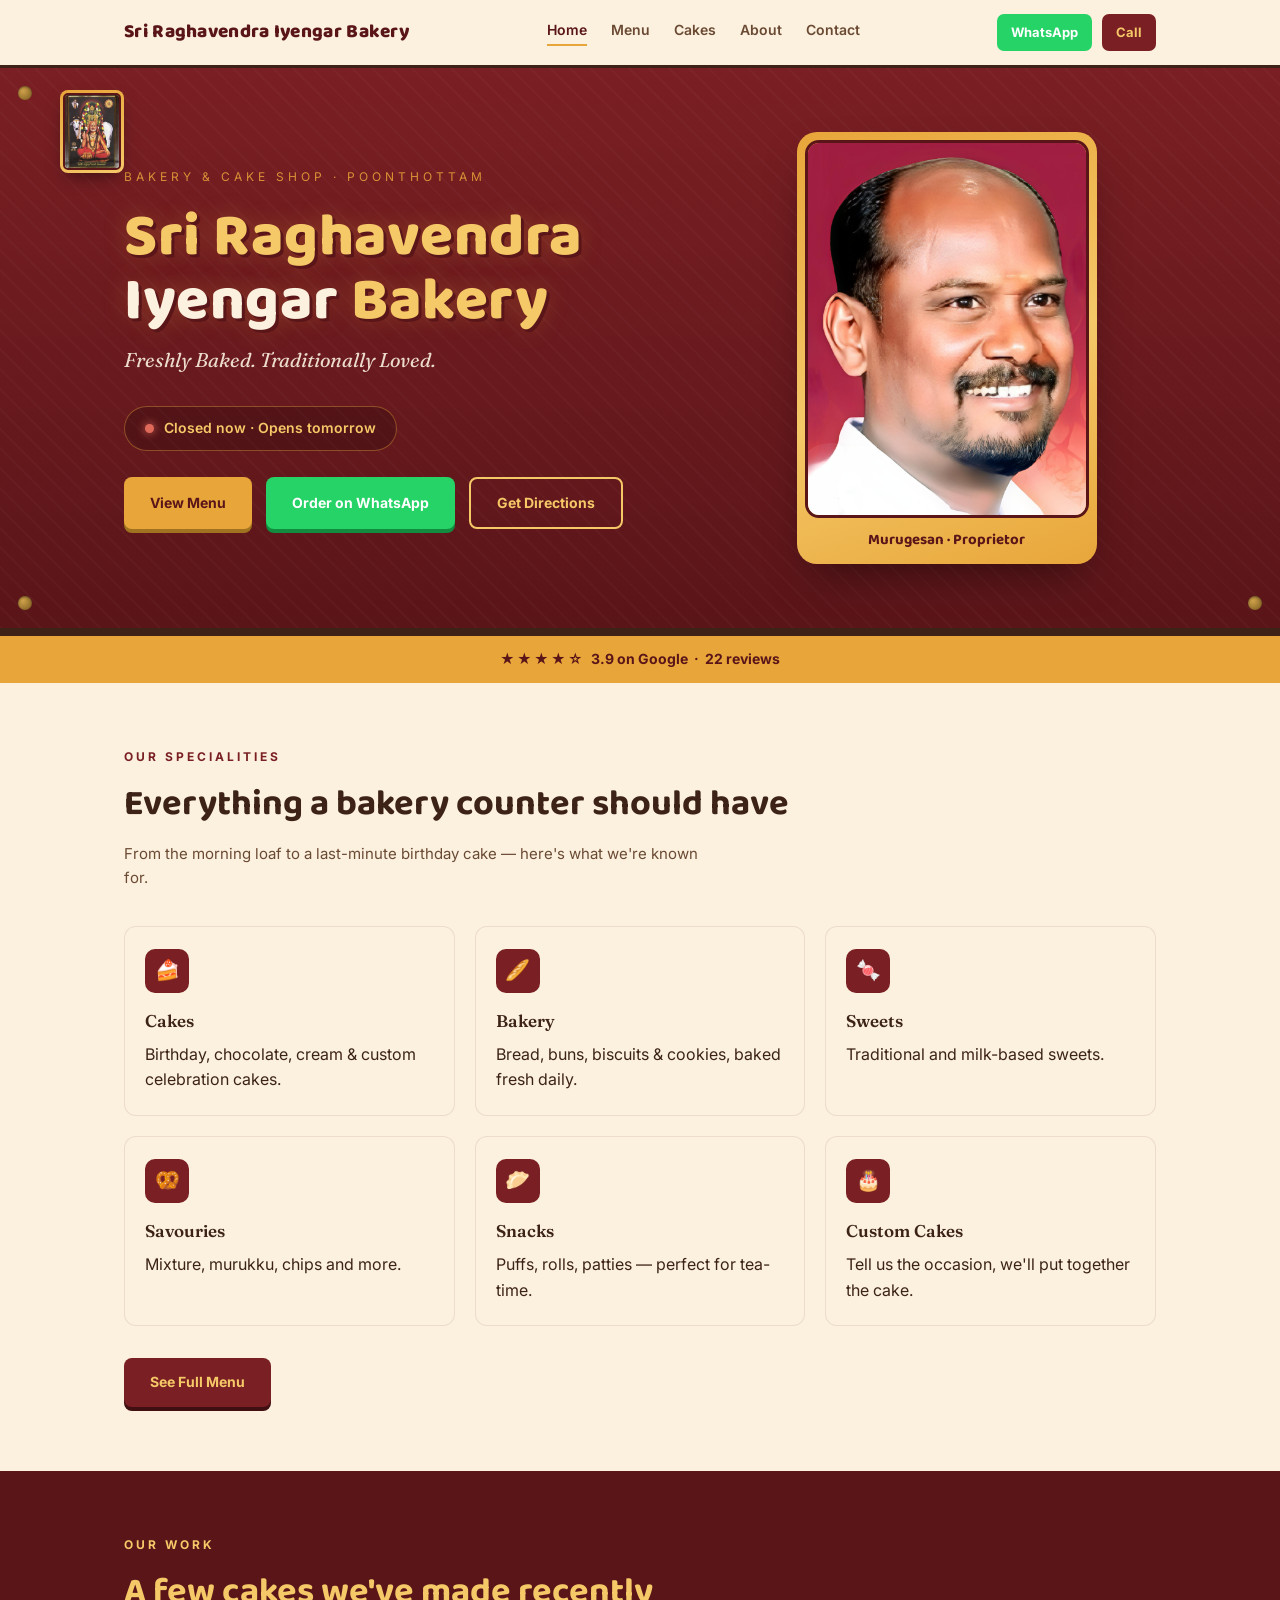
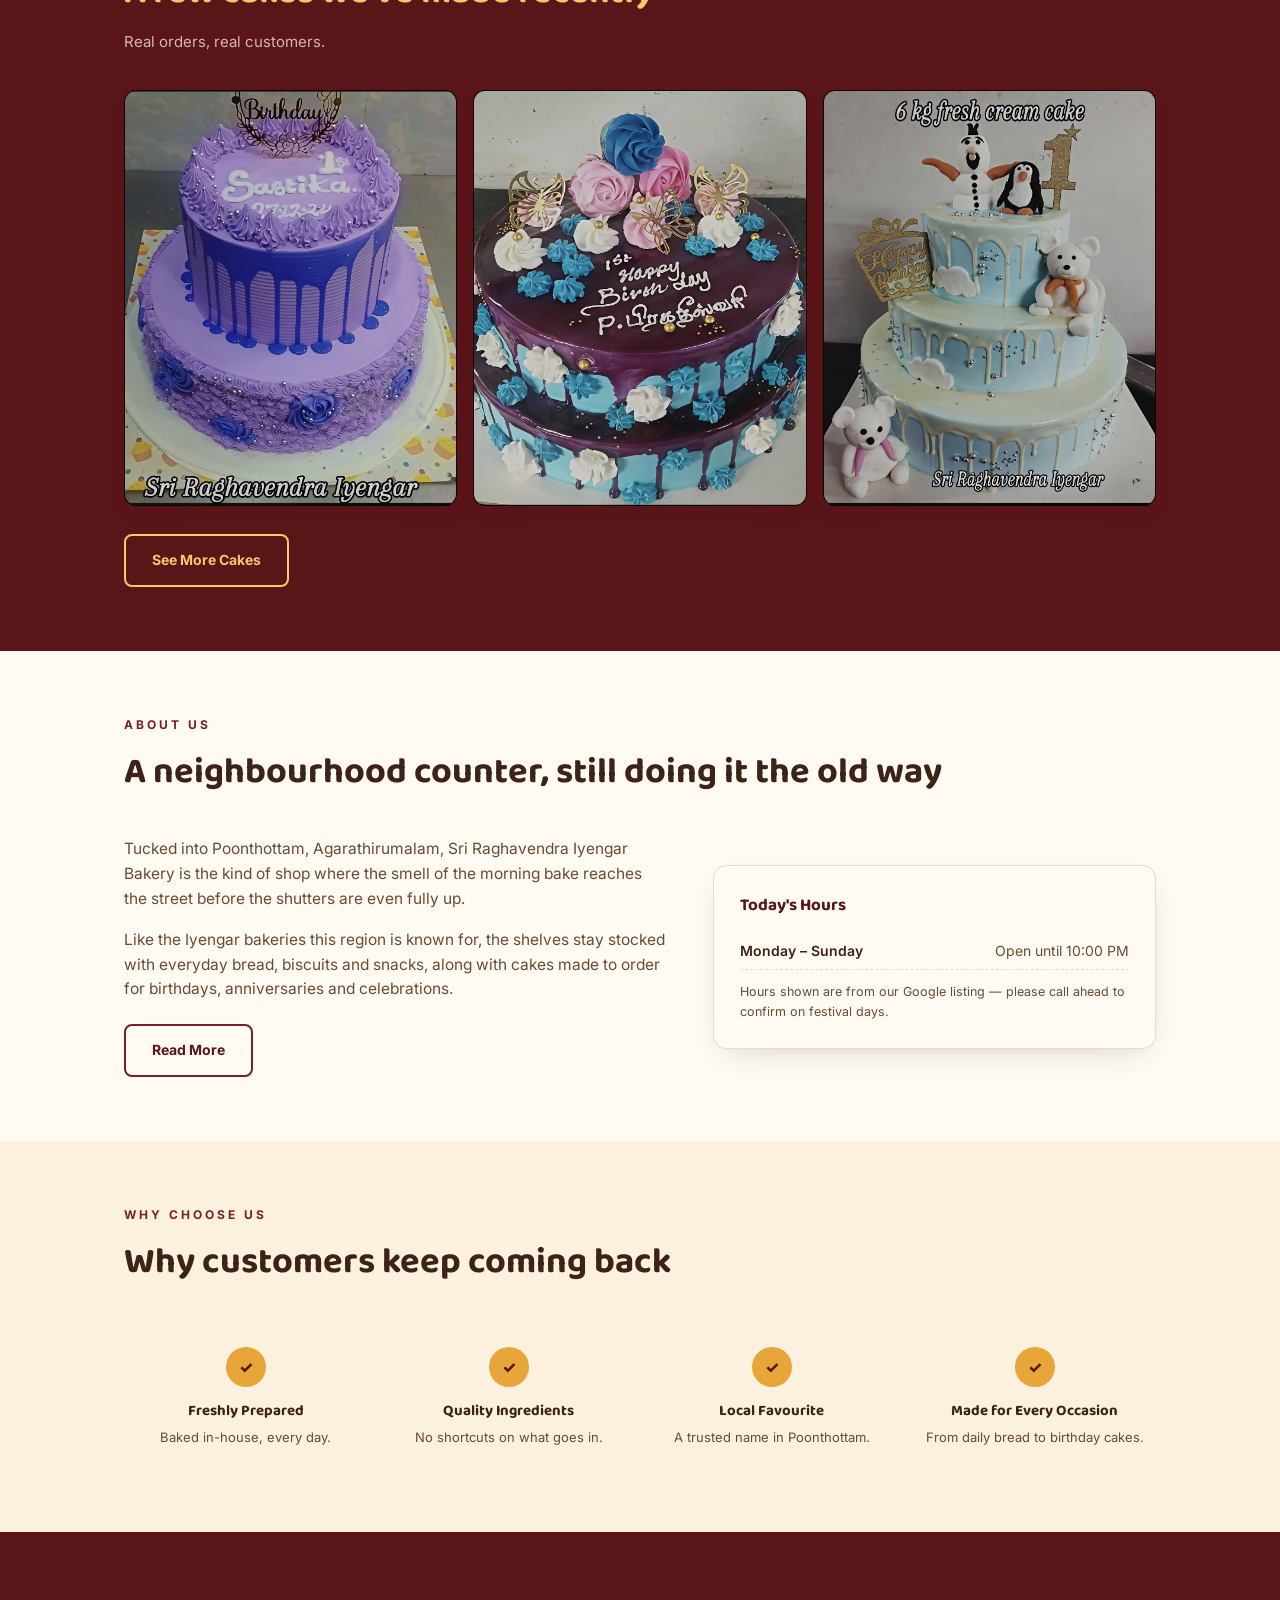
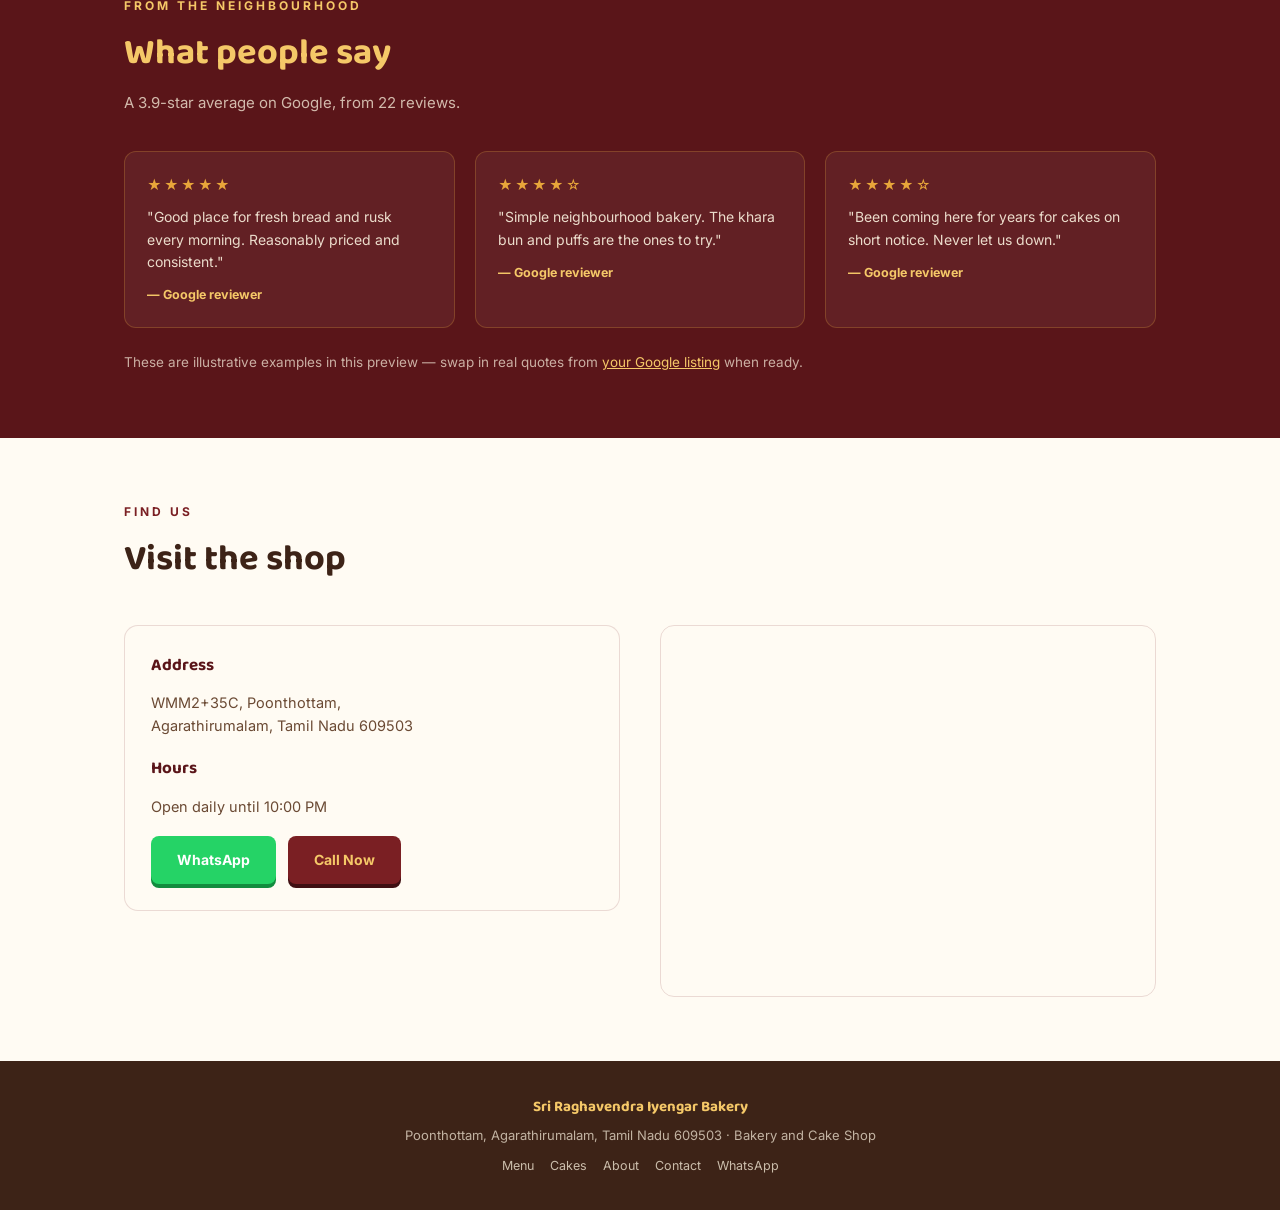
<file: index.html>
<!DOCTYPE html>
<html lang="en">
<head>
<meta charset="UTF-8">
<meta name="viewport" content="width=device-width, initial-scale=1.0">
<title>Sri Raghavendra Iyengar Bakery | Bakery &amp; Cake Shop in Poonthottam</title>
<meta name="description" content="Sri Raghavendra Iyengar Bakery in Poonthottam, Agarathirumalam, Tamil Nadu — fresh bread, rusk, biscuits, sweets, savouries and celebration cakes. Order on WhatsApp or call.">
<meta property="og:title" content="Sri Raghavendra Iyengar Bakery">
<meta property="og:description" content="Freshly Baked. Traditionally Loved. A local bakery and cake shop in Poonthottam, Agarathirumalam, Tamil Nadu.">
<meta property="og:type" content="business.business">
<link rel="preconnect" href="https://fonts.googleapis.com">
<link rel="preconnect" href="https://fonts.gstatic.com" crossorigin>
<link href="https://fonts.googleapis.com/css2?family=Baloo+2:wght@500;600;700;800&family=Fraunces:ital,opsz,wght@0,9..144,400;0,9..144,600;1,9..144,500&family=Inter:wght@400;500;600&display=swap" rel="stylesheet">
<link rel="stylesheet" href="assets/style.css">
</head>
<body>

<nav>
  <div class="wrap">
    <a class="brand" href="index.html">Sri Raghavendra Iyengar Bakery</a>
    <div class="navlinks">
      <a href="index.html" class="active">Home</a>
      <a href="menu.html">Menu</a>
      <a href="cakes.html">Cakes</a>
      <a href="about.html">About</a>
      <a href="contact.html">Contact</a>
    </div>
    <div class="nav-cta">
      <a class="wa" href="https://wa.me/919787260856?text=Hi%2C%20I%27d%20like%20to%20know%20more%20about%20your%20bakery." target="_blank" rel="noopener">WhatsApp</a>
      <a class="call" href="tel:+919787260856">Call</a>
    </div>
  </div>
</nav>

<header class="signboard">
  <span class="bolts bolt-tl"></span>
  <span class="bolts bolt-bl"></span><span class="bolts bolt-br"></span>
  <div class="deity-badge">
    <img src="assets/raghavendra-swami.jpg" alt="Sri Raghavendra Swami">
  </div>
  <div class="wrap">
    <div class="hero-grid">
      <div class="hero-content">
        <div class="est">Bakery &amp; Cake Shop · Poonthottam</div>
        <h1 class="shopname">Sri Raghavendra <span class="accent">Iyengar</span> Bakery</h1>
        <p class="tagline">Freshly Baked. Traditionally Loved.</p>

        <div class="status-row" id="statusRow">
          <span class="dot" id="statusDot"></span>
          <span id="statusText">Checking today's hours…</span>
        </div>

        <div class="hero-cta">
          <a class="btn btn-primary" href="menu.html">View Menu</a>
          <a class="btn btn-whatsapp" href="https://wa.me/919787260856?text=Hi%2C%20I%27d%20like%20to%20order%20from%20Sri%20Raghavendra%20Iyengar%20Bakery." target="_blank" rel="noopener">Order on WhatsApp</a>
          <a class="btn btn-outline" href="https://www.google.com/maps/search/?api=1&query=Raghavendra+Iyengar+Bakery+Poonthottam+Tamil+Nadu" target="_blank" rel="noopener">Get Directions</a>
        </div>
      </div>

      <div class="hero-photo-card">
        <img src="assets/owner.jpeg" alt="Murugesan, owner of Sri Raghavendra Iyengar Bakery">
        <div class="cap">Murugesan &middot; Proprietor</div>
      </div>
    </div>
  </div>
</header>

<div class="ratingstrip">
  <span class="stars">★★★★☆</span>&nbsp; 3.9 on Google &nbsp;·&nbsp; 22 reviews
</div>

<section class="section-cream">
  <div class="wrap">
    <div class="eyebrow">Our Specialities</div>
    <h2 class="sec-title">Everything a bakery counter should have</h2>
    <p class="sec-sub">From the morning loaf to a last-minute birthday cake — here's what we're known for.</p>
    <div class="cat-grid">
      <div class="cat-card"><div class="glyph">🍰</div><h4>Cakes</h4><p>Birthday, chocolate, cream &amp; custom celebration cakes.</p></div>
      <div class="cat-card"><div class="glyph">🥖</div><h4>Bakery</h4><p>Bread, buns, biscuits &amp; cookies, baked fresh daily.</p></div>
      <div class="cat-card"><div class="glyph">🍬</div><h4>Sweets</h4><p>Traditional and milk-based sweets.</p></div>
      <div class="cat-card"><div class="glyph">🥨</div><h4>Savouries</h4><p>Mixture, murukku, chips and more.</p></div>
      <div class="cat-card"><div class="glyph">🥟</div><h4>Snacks</h4><p>Puffs, rolls, patties — perfect for tea-time.</p></div>
      <div class="cat-card"><div class="glyph">🎂</div><h4>Custom Cakes</h4><p>Tell us the occasion, we'll put together the cake.</p></div>
    </div>
    <div style="margin-top:32px;">
      <a class="btn btn-maroon" href="menu.html">See Full Menu</a>
    </div>
  </div>
</section>

<section class="section-maroon">
  <div class="wrap">
    <div class="eyebrow">Our Work</div>
    <h2 class="sec-title">A few cakes we've made recently</h2>
    <p class="sec-sub">Real orders, real customers.</p>
    <div class="gallery-grid">
      <div class="gallery-item"><img src="assets/gallery/cake-lavender-drip.jpg" alt="Two-tier lavender drip birthday cake" loading="lazy"></div>
      <div class="gallery-item"><img src="assets/gallery/cake-purple-butterfly.jpg" alt="Purple drip cake with roses and butterflies" loading="lazy"></div>
      <div class="gallery-item"><img src="assets/gallery/cake-winter-frozen.jpg" alt="Winter-themed fresh cream cake" loading="lazy"></div>
    </div>
    <div style="margin-top:28px;">
      <a class="btn btn-outline" href="cakes.html">See More Cakes</a>
    </div>
  </div>
</section>

<section class="section-paper" id="about">
  <div class="wrap">
    <div class="eyebrow">About Us</div>
    <h2 class="sec-title">A neighbourhood counter, still doing it the old way</h2>
    <div class="about-grid">
      <div class="about-text">
        <p>Tucked into Poonthottam, Agarathirumalam, Sri Raghavendra Iyengar Bakery is the kind of shop where the smell of the morning bake reaches the street before the shutters are even fully up.</p>
        <p>Like the Iyengar bakeries this region is known for, the shelves stay stocked with everyday bread, biscuits and snacks, along with cakes made to order for birthdays, anniversaries and celebrations.</p>
        <a class="btn btn-outline" style="border-color:var(--maroon);color:var(--maroon-dark);margin-top:6px;" href="about.html">Read More</a>
      </div>
      <div class="about-card">
        <h3>Today's Hours</h3>
        <div class="hours-row"><span class="day">Monday – Sunday</span><span class="time">Open until 10:00 PM</span></div>
        <p class="form-note" style="margin-top:12px;">Hours shown are from our Google listing — please call ahead to confirm on festival days.</p>
      </div>
    </div>
  </div>
</section>

<section class="section-cream">
  <div class="wrap">
    <div class="eyebrow">Why Choose Us</div>
    <h2 class="sec-title">Why customers keep coming back</h2>
    <div class="why-grid">
      <div class="why-item"><div class="check">✓</div><h4>Freshly Prepared</h4><p>Baked in-house, every day.</p></div>
      <div class="why-item"><div class="check">✓</div><h4>Quality Ingredients</h4><p>No shortcuts on what goes in.</p></div>
      <div class="why-item"><div class="check">✓</div><h4>Local Favourite</h4><p>A trusted name in Poonthottam.</p></div>
      <div class="why-item"><div class="check">✓</div><h4>Made for Every Occasion</h4><p>From daily bread to birthday cakes.</p></div>
    </div>
  </div>
</section>

<section class="section-maroon" id="reviews">
  <div class="wrap">
    <div class="eyebrow">From The Neighbourhood</div>
    <h2 class="sec-title">What people say</h2>
    <p class="sec-sub">A 3.9-star average on Google, from 22 reviews.</p>
    <div class="review-grid">
      <div class="review-card"><div class="stars">★★★★★</div><p>"Good place for fresh bread and rusk every morning. Reasonably priced and consistent."</p><div class="who">— Google reviewer</div></div>
      <div class="review-card"><div class="stars">★★★★☆</div><p>"Simple neighbourhood bakery. The khara bun and puffs are the ones to try."</p><div class="who">— Google reviewer</div></div>
      <div class="review-card"><div class="stars">★★★★☆</div><p>"Been coming here for years for cakes on short notice. Never let us down."</p><div class="who">— Google reviewer</div></div>
    </div>
    <p class="review-note">These are illustrative examples in this preview — swap in real quotes from <a href="https://www.google.com/maps/search/?api=1&query=Raghavendra+Iyengar+Bakery+Poonthottam+Tamil+Nadu" target="_blank" rel="noopener">your Google listing</a> when ready.</p>
  </div>
</section>

<section class="section-paper" id="location">
  <div class="wrap">
    <div class="eyebrow">Find Us</div>
    <h2 class="sec-title">Visit the shop</h2>
    <div class="loc-grid">
      <div class="loc-card">
        <h3>Address</h3>
        <address>WMM2+35C, Poonthottam,<br>Agarathirumalam, Tamil Nadu 609503</address>
        <h3>Hours</h3>
        <p>Open daily until 10:00 PM</p>
        <div class="contact-btns">
          <a class="btn btn-whatsapp" href="https://wa.me/919787260856" target="_blank" rel="noopener">WhatsApp</a>
          <a class="btn btn-maroon" href="tel:+919787260856">Call Now</a>
        </div>
      </div>
      <div class="mapframe">
        <iframe
          src="https://www.google.com/maps?q=Raghavendra+Iyengar+Bakery+Poonthottam+Tamil+Nadu&output=embed"
          loading="lazy" referrerpolicy="no-referrer-when-downgrade"
          title="Map showing Sri Raghavendra Iyengar Bakery location"></iframe>
      </div>
    </div>
  </div>
</section>

<footer>
  <div class="wrap">
    <div class="brand-mini">Sri Raghavendra Iyengar Bakery</div>
    <div>Poonthottam, Agarathirumalam, Tamil Nadu 609503 · Bakery and Cake Shop</div>
    <div class="foot-links">
      <a href="menu.html">Menu</a>
      <a href="cakes.html">Cakes</a>
      <a href="about.html">About</a>
      <a href="contact.html">Contact</a>
      <a href="https://wa.me/919787260856" target="_blank" rel="noopener">WhatsApp</a>
    </div>
  </div>
</footer>

<script>
  (function(){
    var dot = document.getElementById('statusDot');
    var text = document.getElementById('statusText');
    var now = new Date();
    var hour = now.getHours();
    var closingHour = 22;
    var openingHour = 6;
    var isOpen = hour >= openingHour && hour < closingHour;
    if(isOpen){
      dot.classList.remove('closed');
      text.textContent = 'Open now · Closes 10:00 PM';
    } else {
      dot.classList.add('closed');
      text.textContent = 'Closed now · Opens tomorrow';
    }
  })();
</script>

</body>
</html>
</file>
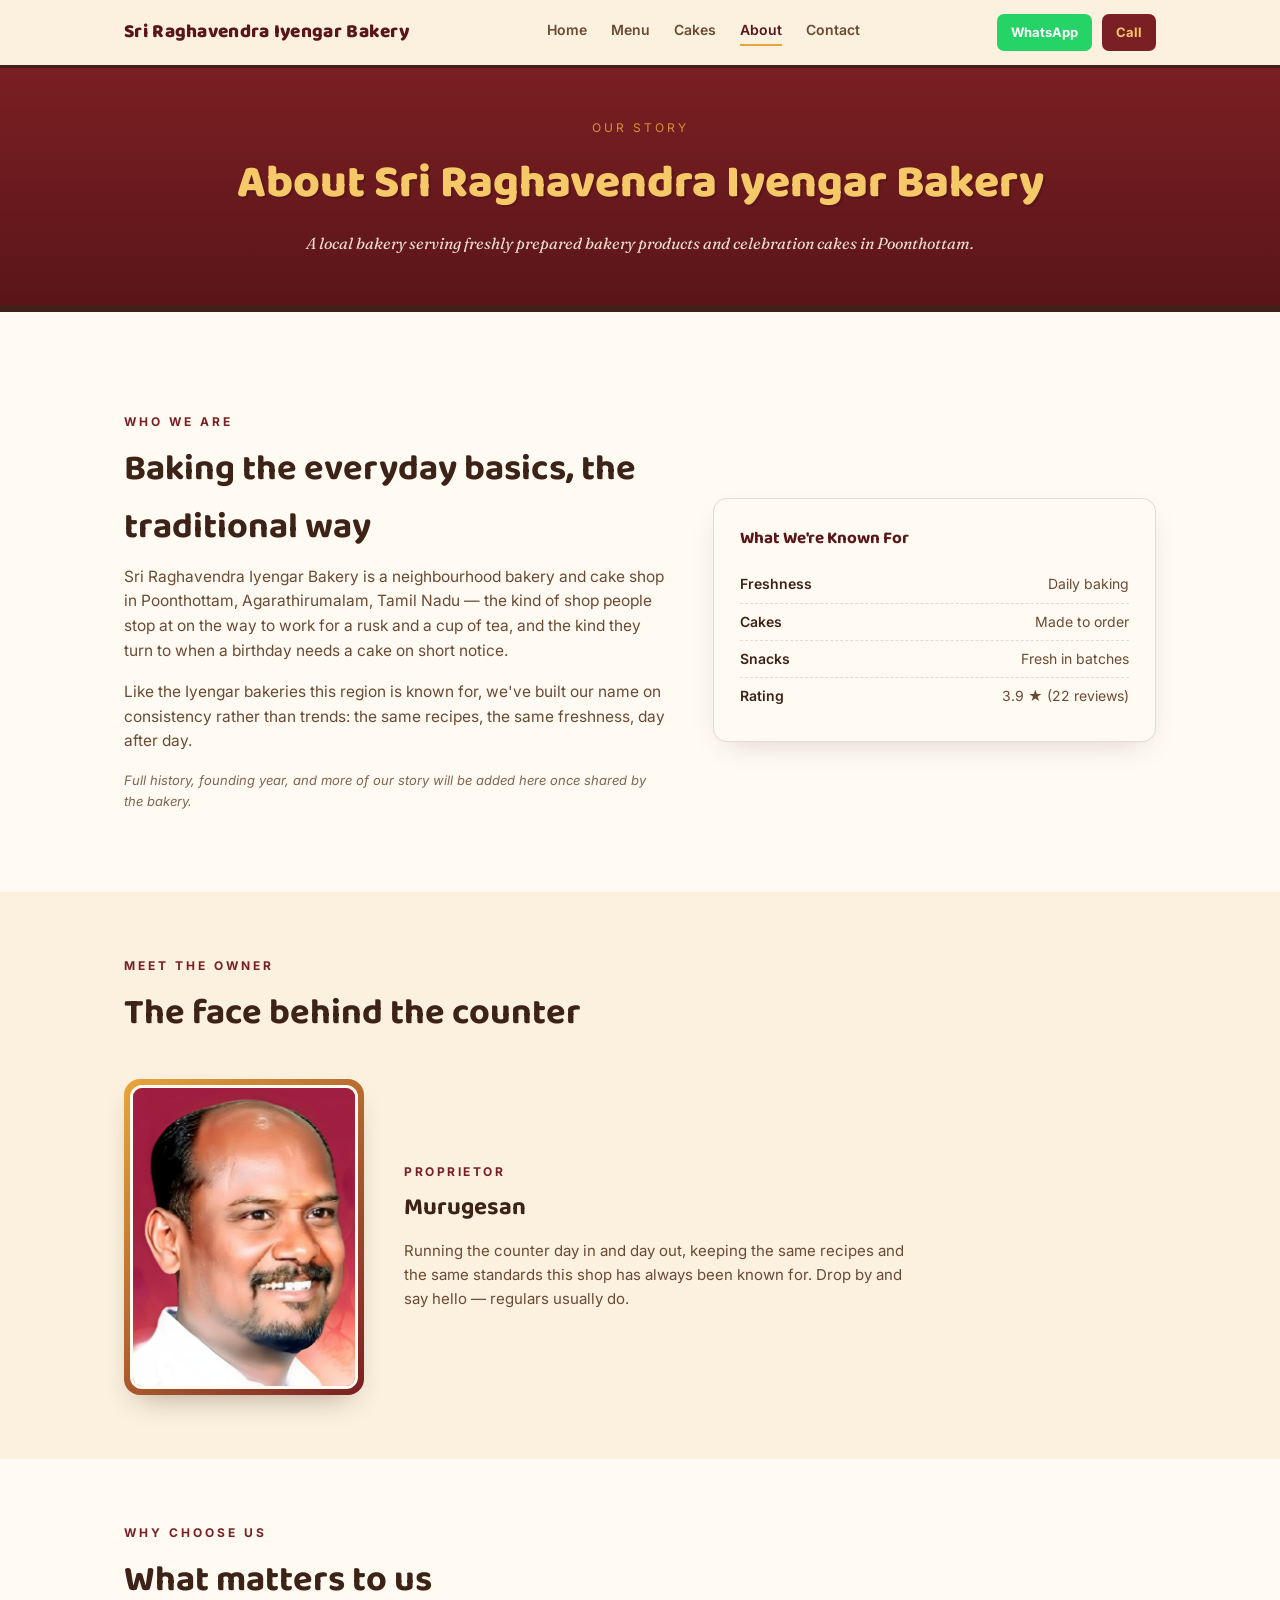
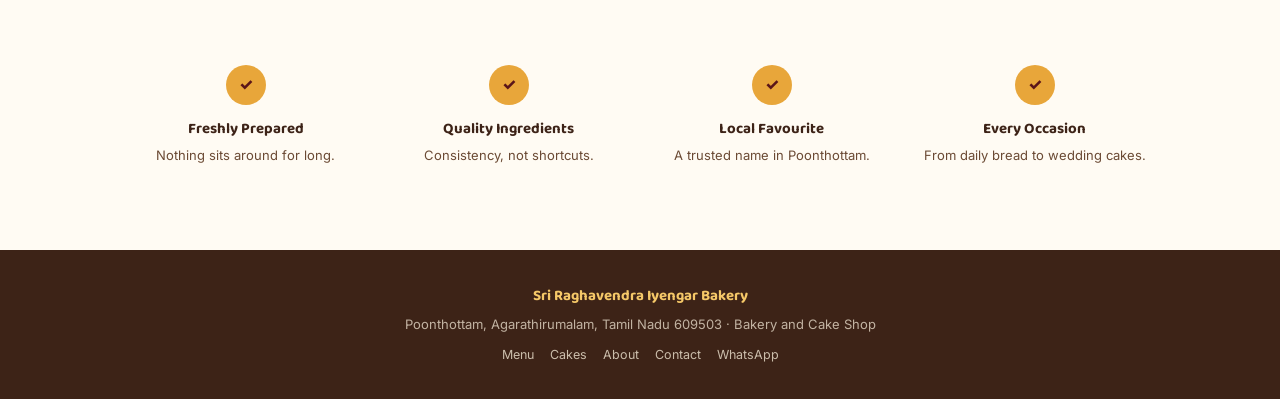
<file: about.html>
<!DOCTYPE html>
<html lang="en">
<head>
<meta charset="UTF-8">
<meta name="viewport" content="width=device-width, initial-scale=1.0">
<title>About Us | Sri Raghavendra Iyengar Bakery</title>
<meta name="description" content="The story behind Sri Raghavendra Iyengar Bakery, a local bakery and cake shop in Poonthottam, Agarathirumalam, Tamil Nadu.">
<link rel="preconnect" href="https://fonts.googleapis.com">
<link rel="preconnect" href="https://fonts.gstatic.com" crossorigin>
<link href="https://fonts.googleapis.com/css2?family=Baloo+2:wght@500;600;700;800&family=Fraunces:ital,opsz,wght@0,9..144,400;0,9..144,600;1,9..144,500&family=Inter:wght@400;500;600&display=swap" rel="stylesheet">
<link rel="stylesheet" href="assets/style.css">
</head>
<body>

<nav>
  <div class="wrap">
    <a class="brand" href="index.html">Sri Raghavendra Iyengar Bakery</a>
    <div class="navlinks">
      <a href="index.html">Home</a>
      <a href="menu.html">Menu</a>
      <a href="cakes.html">Cakes</a>
      <a href="about.html" class="active">About</a>
      <a href="contact.html">Contact</a>
    </div>
    <div class="nav-cta">
      <a class="wa" href="https://wa.me/919787260856?text=Hi%2C%20I%27d%20like%20to%20know%20more%20about%20your%20bakery." target="_blank" rel="noopener">WhatsApp</a>
      <a class="call" href="tel:+919787260856">Call</a>
    </div>
  </div>
</nav>

<header class="pagehero">
  <div class="wrap">
    <div class="eyebrow-inv">Our Story</div>
    <h1>About Sri Raghavendra Iyengar Bakery</h1>
    <p>A local bakery serving freshly prepared bakery products and celebration cakes in Poonthottam.</p>
  </div>
</header>

<section class="section-paper">
  <div class="wrap">
    <div class="about-grid">
      <div class="about-text">
        <div class="eyebrow">Who We Are</div>
        <h2 class="sec-title">Baking the everyday basics, the traditional way</h2>
        <p>Sri Raghavendra Iyengar Bakery is a neighbourhood bakery and cake shop in Poonthottam, Agarathirumalam, Tamil Nadu — the kind of shop people stop at on the way to work for a rusk and a cup of tea, and the kind they turn to when a birthday needs a cake on short notice.</p>
        <p>Like the Iyengar bakeries this region is known for, we've built our name on consistency rather than trends: the same recipes, the same freshness, day after day.</p>
        <p style="font-size:13px;color:var(--brown-soft);opacity:0.85;"><em>Full history, founding year, and more of our story will be added here once shared by the bakery.</em></p>
      </div>
      <div class="about-card">
        <h3>What We're Known For</h3>
        <div class="hours-row"><span class="day">Freshness</span><span class="time">Daily baking</span></div>
        <div class="hours-row"><span class="day">Cakes</span><span class="time">Made to order</span></div>
        <div class="hours-row"><span class="day">Snacks</span><span class="time">Fresh in batches</span></div>
        <div class="hours-row"><span class="day">Rating</span><span class="time">3.9 ★ (22 reviews)</span></div>
      </div>
    </div>
  </div>
</section>

<section class="section-cream">
  <div class="wrap">
    <div class="eyebrow">Meet The Owner</div>
    <h2 class="sec-title">The face behind the counter</h2>
    <div class="owner-grid">
      <div class="owner-photo-frame">
        <img src="assets/owner.jpeg" alt="Murugesan, owner of Sri Raghavendra Iyengar Bakery">
      </div>
      <div class="owner-text">
        <div class="role">Proprietor</div>
        <h3>Murugesan</h3>
        <p>Running the counter day in and day out, keeping the same recipes and the same standards this shop has always been known for. Drop by and say hello — regulars usually do.</p>
      </div>
    </div>
  </div>
</section>

<section class="section-paper">
  <div class="wrap">
    <div class="eyebrow">Why Choose Us</div>
    <h2 class="sec-title">What matters to us</h2>
    <div class="why-grid">
      <div class="why-item"><div class="check">✓</div><h4>Freshly Prepared</h4><p>Nothing sits around for long.</p></div>
      <div class="why-item"><div class="check">✓</div><h4>Quality Ingredients</h4><p>Consistency, not shortcuts.</p></div>
      <div class="why-item"><div class="check">✓</div><h4>Local Favourite</h4><p>A trusted name in Poonthottam.</p></div>
      <div class="why-item"><div class="check">✓</div><h4>Every Occasion</h4><p>From daily bread to wedding cakes.</p></div>
    </div>
  </div>
</section>

<footer>
  <div class="wrap">
    <div class="brand-mini">Sri Raghavendra Iyengar Bakery</div>
    <div>Poonthottam, Agarathirumalam, Tamil Nadu 609503 · Bakery and Cake Shop</div>
    <div class="foot-links">
      <a href="menu.html">Menu</a>
      <a href="cakes.html">Cakes</a>
      <a href="about.html">About</a>
      <a href="contact.html">Contact</a>
      <a href="https://wa.me/919787260856" target="_blank" rel="noopener">WhatsApp</a>
    </div>
  </div>
</footer>

</body>
</html>
</file>
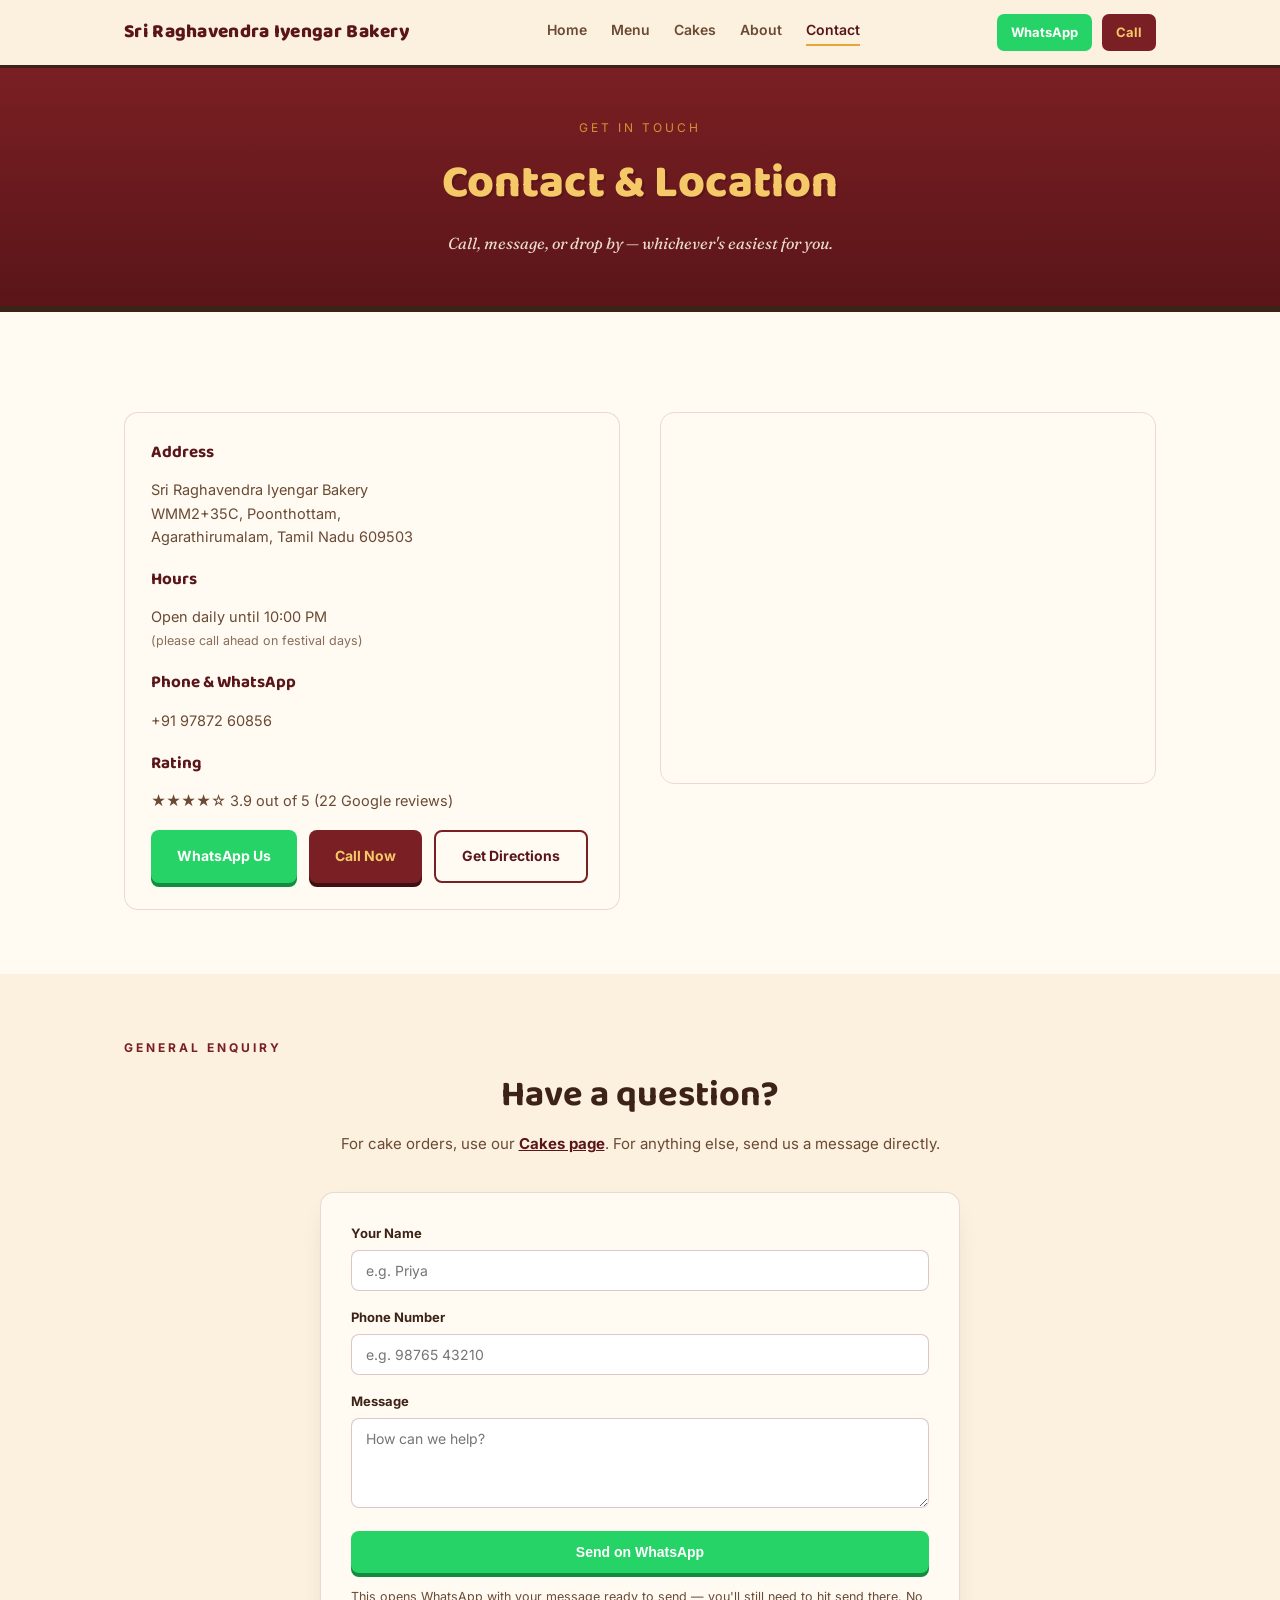
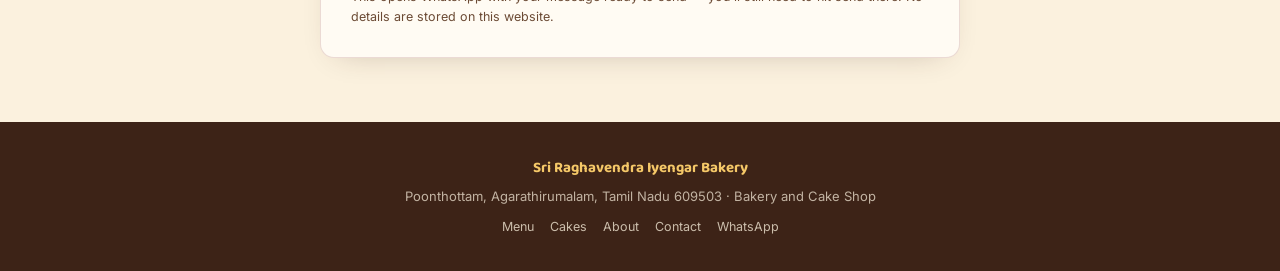
<file: contact.html>
<!DOCTYPE html>
<html lang="en">
<head>
<meta charset="UTF-8">
<meta name="viewport" content="width=device-width, initial-scale=1.0">
<title>Contact &amp; Location | Sri Raghavendra Iyengar Bakery</title>
<meta name="description" content="Visit or contact Sri Raghavendra Iyengar Bakery in Poonthottam, Agarathirumalam, Tamil Nadu. Call, WhatsApp, or get directions.">
<link rel="preconnect" href="https://fonts.googleapis.com">
<link rel="preconnect" href="https://fonts.gstatic.com" crossorigin>
<link href="https://fonts.googleapis.com/css2?family=Baloo+2:wght@500;600;700;800&family=Fraunces:ital,opsz,wght@0,9..144,400;0,9..144,600;1,9..144,500&family=Inter:wght@400;500;600&display=swap" rel="stylesheet">
<link rel="stylesheet" href="assets/style.css">
</head>
<body>

<nav>
  <div class="wrap">
    <a class="brand" href="index.html">Sri Raghavendra Iyengar Bakery</a>
    <div class="navlinks">
      <a href="index.html">Home</a>
      <a href="menu.html">Menu</a>
      <a href="cakes.html">Cakes</a>
      <a href="about.html">About</a>
      <a href="contact.html" class="active">Contact</a>
    </div>
    <div class="nav-cta">
      <a class="wa" href="https://wa.me/919787260856" target="_blank" rel="noopener">WhatsApp</a>
      <a class="call" href="tel:+919787260856">Call</a>
    </div>
  </div>
</nav>

<header class="pagehero">
  <div class="wrap">
    <div class="eyebrow-inv">Get In Touch</div>
    <h1>Contact &amp; Location</h1>
    <p>Call, message, or drop by — whichever's easiest for you.</p>
  </div>
</header>

<section class="section-paper">
  <div class="wrap">
    <div class="loc-grid">
      <div class="loc-card">
        <h3>Address</h3>
        <address>Sri Raghavendra Iyengar Bakery<br>WMM2+35C, Poonthottam,<br>Agarathirumalam, Tamil Nadu 609503</address>

        <h3>Hours</h3>
        <p>Open daily until 10:00 PM<br><span style="font-size:12.5px;opacity:0.8;">(please call ahead on festival days)</span></p>

        <h3>Phone &amp; WhatsApp</h3>
        <p>+91 97872 60856</p>

        <h3>Rating</h3>
        <p>★★★★☆ 3.9 out of 5 (22 Google reviews)</p>

        <div class="contact-btns">
          <a class="btn btn-whatsapp" href="https://wa.me/919787260856" target="_blank" rel="noopener">WhatsApp Us</a>
          <a class="btn btn-maroon" href="tel:+919787260856">Call Now</a>
          <a class="btn btn-outline" style="border-color:var(--maroon);color:var(--maroon-dark);" href="https://www.google.com/maps/search/?api=1&query=Raghavendra+Iyengar+Bakery+Poonthottam+Tamil+Nadu" target="_blank" rel="noopener">Get Directions</a>
        </div>
      </div>

      <div class="mapframe">
        <iframe
          src="https://www.google.com/maps?q=Raghavendra+Iyengar+Bakery+Poonthottam+Tamil+Nadu&output=embed"
          loading="lazy" referrerpolicy="no-referrer-when-downgrade"
          title="Map showing Sri Raghavendra Iyengar Bakery location"></iframe>
      </div>
    </div>
  </div>
</section>

<section class="section-cream">
  <div class="wrap">
    <div class="eyebrow">General Enquiry</div>
    <h2 class="sec-title" style="text-align:center;">Have a question?</h2>
    <p class="sec-sub" style="margin:0 auto;text-align:center;">For cake orders, use our <a href="cakes.html" style="color:var(--maroon-dark);font-weight:700;">Cakes page</a>. For anything else, send us a message directly.</p>

    <form class="enquiry-card" id="contactForm">
      <div class="form-row">
        <label for="cname">Your Name</label>
        <input type="text" id="cname" required placeholder="e.g. Priya">
      </div>
      <div class="form-row">
        <label for="cphone">Phone Number</label>
        <input type="tel" id="cphone" required placeholder="e.g. 98765 43210">
      </div>
      <div class="form-row">
        <label for="cmessage">Message</label>
        <textarea id="cmessage" placeholder="How can we help?"></textarea>
      </div>
      <button type="submit" class="btn btn-whatsapp" style="width:100%;justify-content:center;border:none;cursor:pointer;">Send on WhatsApp</button>
      <p class="form-note">This opens WhatsApp with your message ready to send — you'll still need to hit send there. No details are stored on this website.</p>
    </form>
  </div>
</section>

<footer>
  <div class="wrap">
    <div class="brand-mini">Sri Raghavendra Iyengar Bakery</div>
    <div>Poonthottam, Agarathirumalam, Tamil Nadu 609503 · Bakery and Cake Shop</div>
    <div class="foot-links">
      <a href="menu.html">Menu</a>
      <a href="cakes.html">Cakes</a>
      <a href="about.html">About</a>
      <a href="contact.html">Contact</a>
      <a href="https://wa.me/919787260856" target="_blank" rel="noopener">WhatsApp</a>
    </div>
  </div>
</footer>

<script>
  document.getElementById('contactForm').addEventListener('submit', function(e){
    e.preventDefault();
    var name = document.getElementById('cname').value.trim();
    var phone = document.getElementById('cphone').value.trim();
    var message = document.getElementById('cmessage').value.trim();

    var msg = "Hi, I have a question.\n" +
      "Name: " + name + "\n" +
      "Phone: " + phone + "\n" +
      (message ? ("Message: " + message) : "");

    var url = "https://wa.me/919787260856?text=" + encodeURIComponent(msg);
    window.open(url, '_blank');
  });
</script>

</body>
</html>
</file>
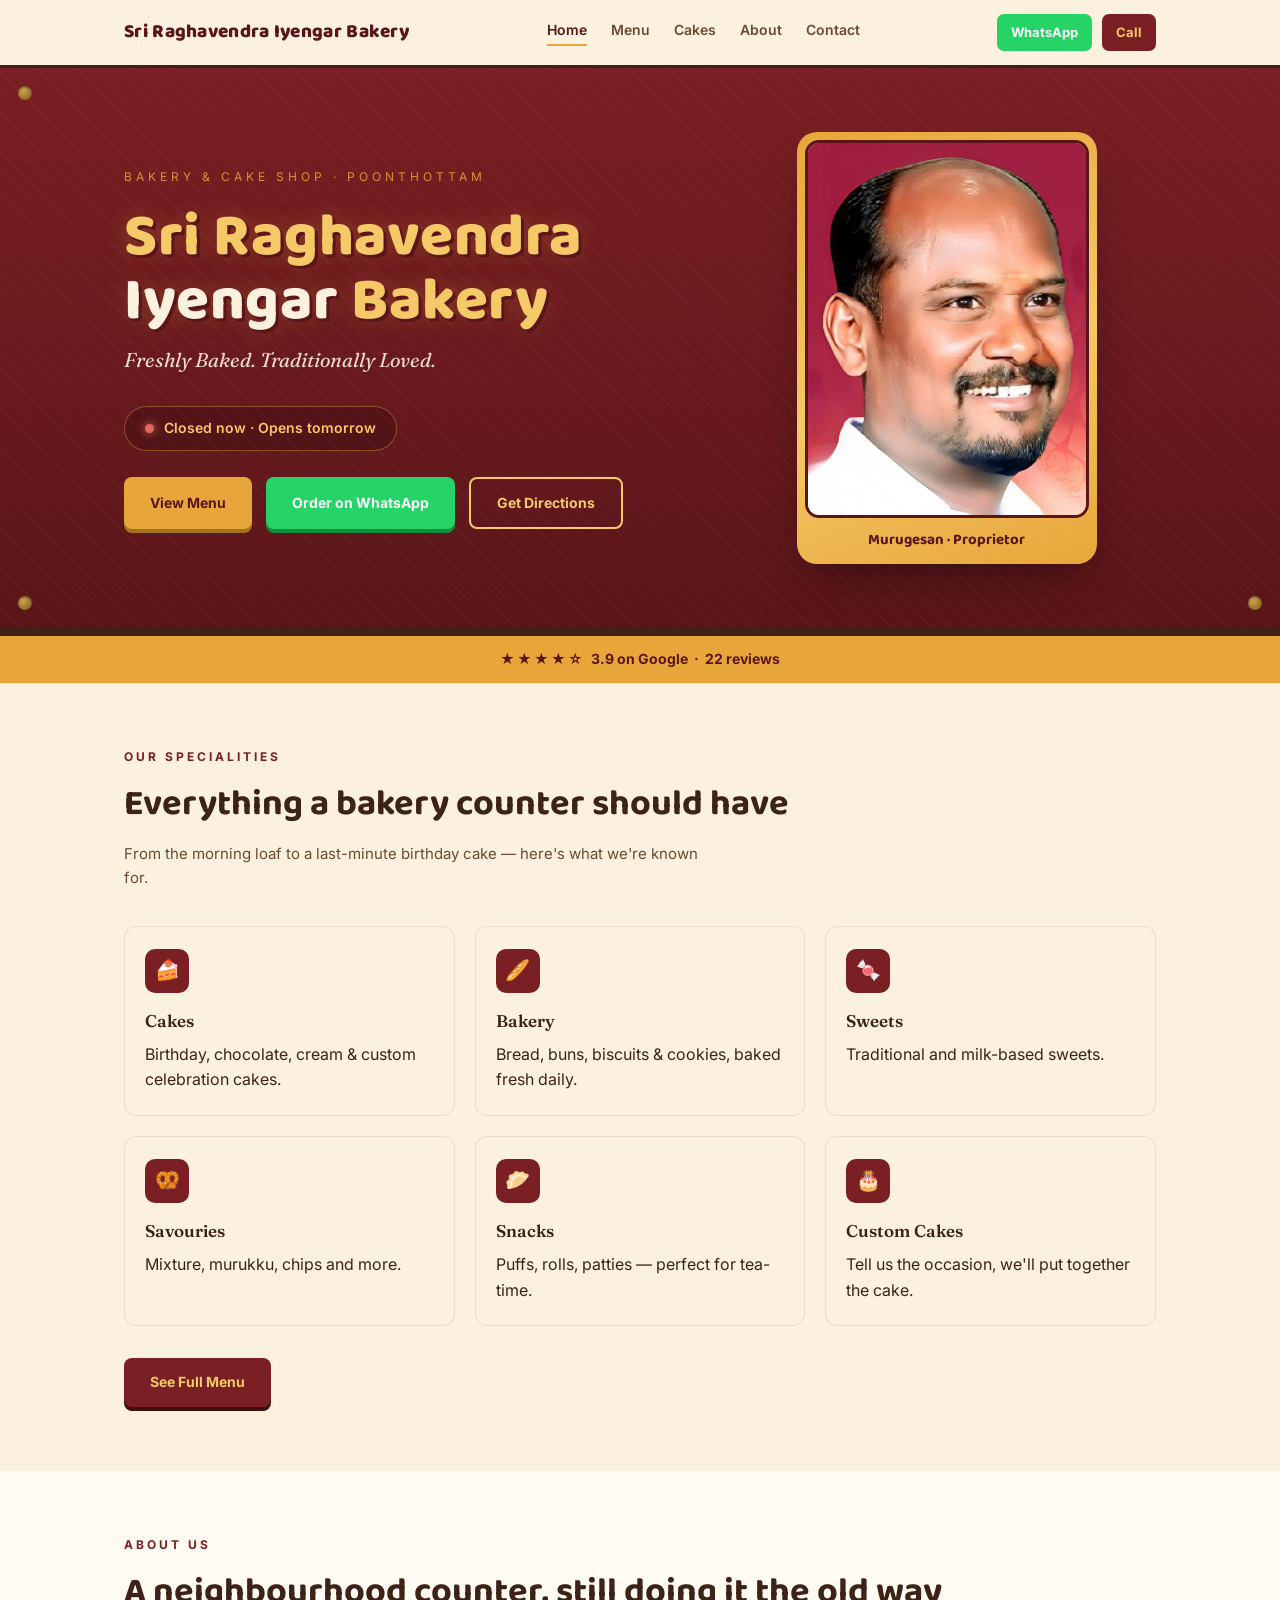
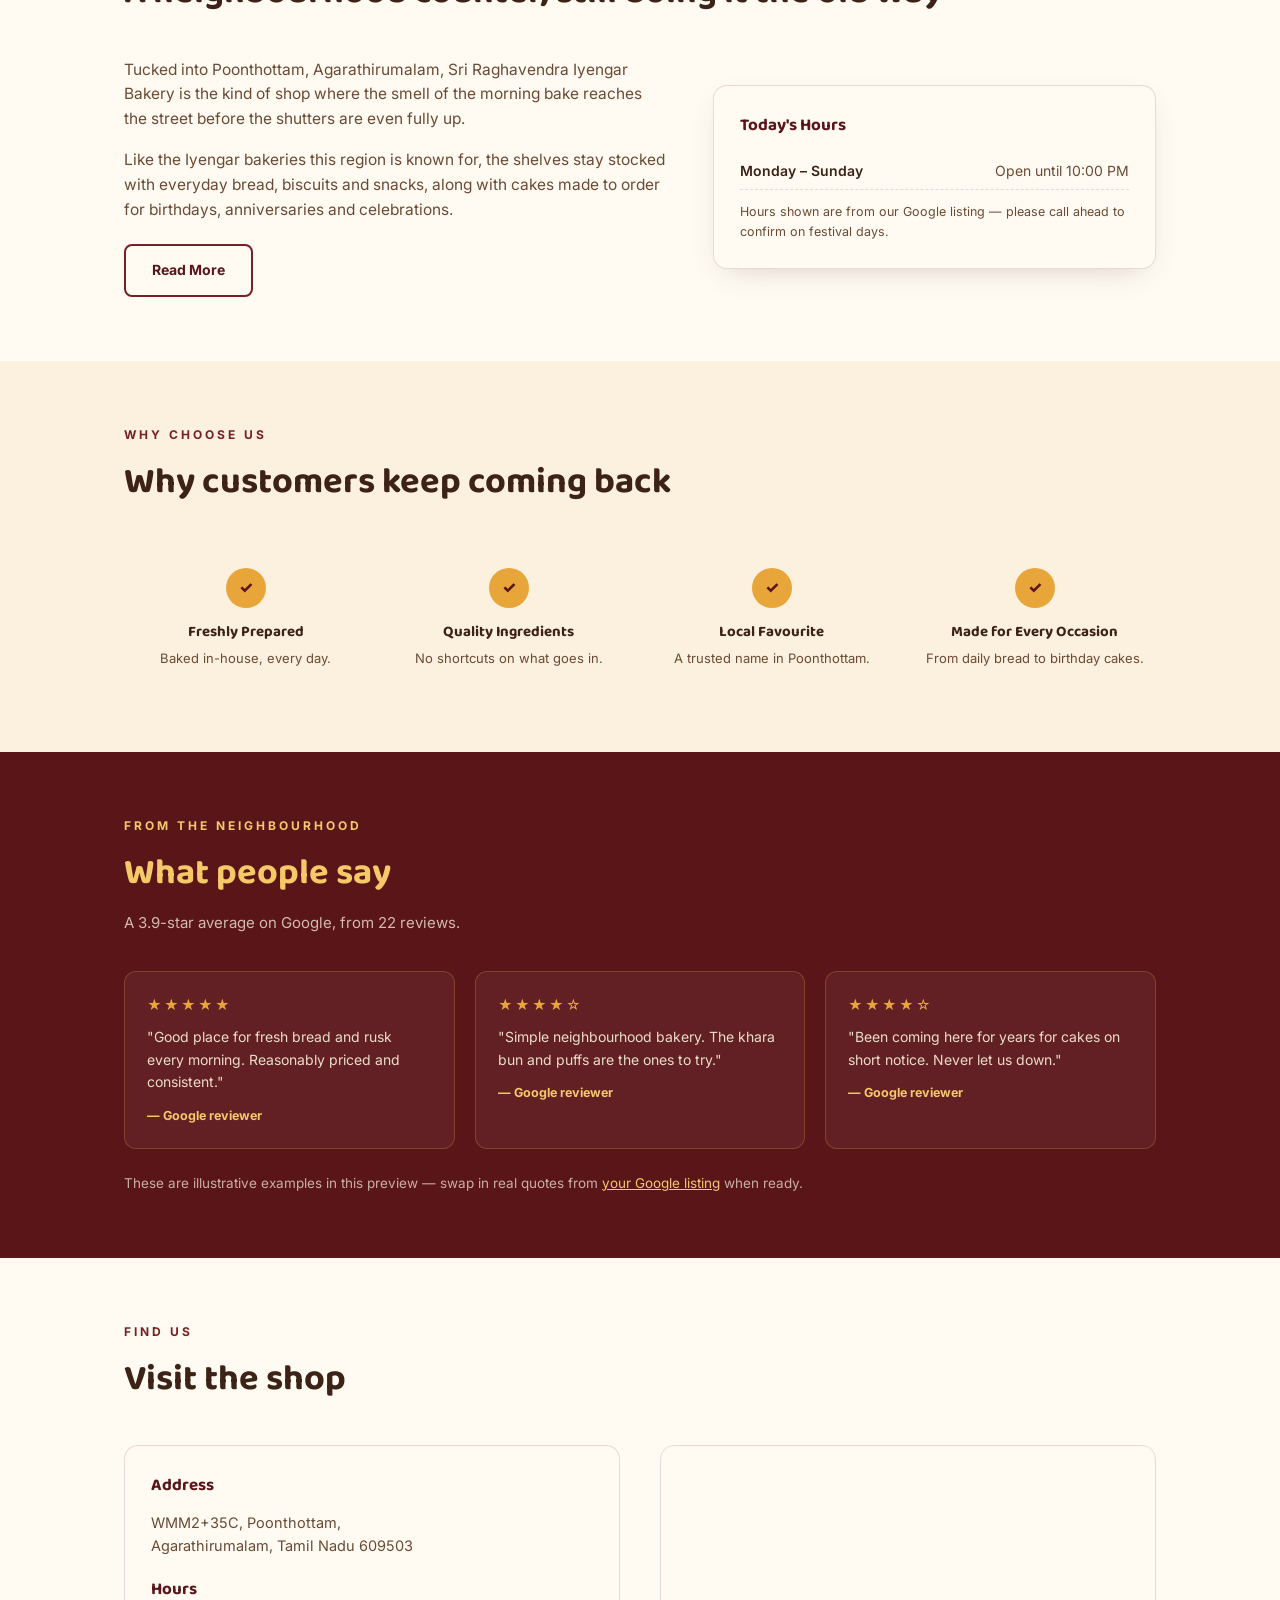
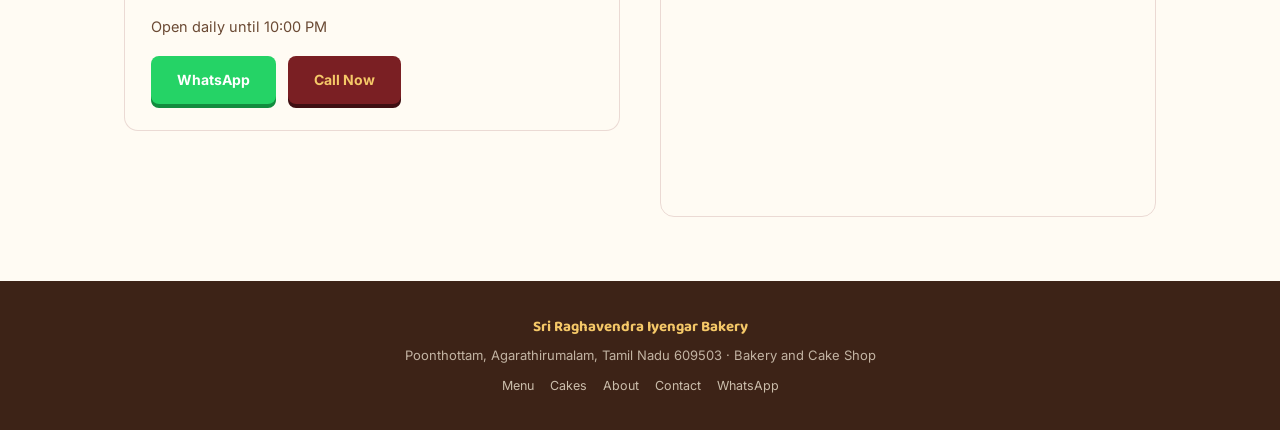
<file: index (2).html>
<!DOCTYPE html>
<html lang="en">
<head>
<meta charset="UTF-8">
<meta name="viewport" content="width=device-width, initial-scale=1.0">
<title>Sri Raghavendra Iyengar Bakery | Bakery &amp; Cake Shop in Poonthottam</title>
<meta name="description" content="Sri Raghavendra Iyengar Bakery in Poonthottam, Agarathirumalam, Tamil Nadu — fresh bread, rusk, biscuits, sweets, savouries and celebration cakes. Order on WhatsApp or call.">
<meta property="og:title" content="Sri Raghavendra Iyengar Bakery">
<meta property="og:description" content="Freshly Baked. Traditionally Loved. A local bakery and cake shop in Poonthottam, Agarathirumalam, Tamil Nadu.">
<meta property="og:type" content="business.business">
<link rel="preconnect" href="https://fonts.googleapis.com">
<link rel="preconnect" href="https://fonts.gstatic.com" crossorigin>
<link href="https://fonts.googleapis.com/css2?family=Baloo+2:wght@500;600;700;800&family=Fraunces:ital,opsz,wght@0,9..144,400;0,9..144,600;1,9..144,500&family=Inter:wght@400;500;600&display=swap" rel="stylesheet">
<link rel="stylesheet" href="assets/style.css">
</head>
<body>

<nav>
  <div class="wrap">
    <a class="brand" href="index.html">Sri Raghavendra Iyengar Bakery</a>
    <div class="navlinks">
      <a href="index.html" class="active">Home</a>
      <a href="menu.html">Menu</a>
      <a href="cakes.html">Cakes</a>
      <a href="about.html">About</a>
      <a href="contact.html">Contact</a>
    </div>
    <div class="nav-cta">
      <a class="wa" href="https://wa.me/919787260856?text=Hi%2C%20I%27d%20like%20to%20know%20more%20about%20your%20bakery." target="_blank" rel="noopener">WhatsApp</a>
      <a class="call" href="tel:+919787260856">Call</a>
    </div>
  </div>
</nav>

<header class="signboard">
  <span class="bolts bolt-tl"></span>
  <span class="bolts bolt-bl"></span><span class="bolts bolt-br"></span>
  <div class="wrap">
    <div class="hero-grid">
      <div class="hero-content">
        <div class="est">Bakery &amp; Cake Shop · Poonthottam</div>
        <h1 class="shopname">Sri Raghavendra <span class="accent">Iyengar</span> Bakery</h1>
        <p class="tagline">Freshly Baked. Traditionally Loved.</p>

        <div class="status-row" id="statusRow">
          <span class="dot" id="statusDot"></span>
          <span id="statusText">Checking today's hours…</span>
        </div>

        <div class="hero-cta">
          <a class="btn btn-primary" href="menu.html">View Menu</a>
          <a class="btn btn-whatsapp" href="https://wa.me/919787260856?text=Hi%2C%20I%27d%20like%20to%20order%20from%20Sri%20Raghavendra%20Iyengar%20Bakery." target="_blank" rel="noopener">Order on WhatsApp</a>
          <a class="btn btn-outline" href="https://www.google.com/maps/search/?api=1&query=Raghavendra+Iyengar+Bakery+Poonthottam+Tamil+Nadu" target="_blank" rel="noopener">Get Directions</a>
        </div>
      </div>

      <div class="hero-photo-card">
        <img src="assets/owner.jpeg" alt="Murugesan, owner of Sri Raghavendra Iyengar Bakery">
        <div class="cap">Murugesan &middot; Proprietor</div>
      </div>
    </div>
  </div>
</header>

<div class="ratingstrip">
  <span class="stars">★★★★☆</span>&nbsp; 3.9 on Google &nbsp;·&nbsp; 22 reviews
</div>

<section class="section-cream">
  <div class="wrap">
    <div class="eyebrow">Our Specialities</div>
    <h2 class="sec-title">Everything a bakery counter should have</h2>
    <p class="sec-sub">From the morning loaf to a last-minute birthday cake — here's what we're known for.</p>
    <div class="cat-grid">
      <div class="cat-card"><div class="glyph">🍰</div><h4>Cakes</h4><p>Birthday, chocolate, cream &amp; custom celebration cakes.</p></div>
      <div class="cat-card"><div class="glyph">🥖</div><h4>Bakery</h4><p>Bread, buns, biscuits &amp; cookies, baked fresh daily.</p></div>
      <div class="cat-card"><div class="glyph">🍬</div><h4>Sweets</h4><p>Traditional and milk-based sweets.</p></div>
      <div class="cat-card"><div class="glyph">🥨</div><h4>Savouries</h4><p>Mixture, murukku, chips and more.</p></div>
      <div class="cat-card"><div class="glyph">🥟</div><h4>Snacks</h4><p>Puffs, rolls, patties — perfect for tea-time.</p></div>
      <div class="cat-card"><div class="glyph">🎂</div><h4>Custom Cakes</h4><p>Tell us the occasion, we'll put together the cake.</p></div>
    </div>
    <div style="margin-top:32px;">
      <a class="btn btn-maroon" href="menu.html">See Full Menu</a>
    </div>
  </div>
</section>

<section class="section-paper" id="about">
  <div class="wrap">
    <div class="eyebrow">About Us</div>
    <h2 class="sec-title">A neighbourhood counter, still doing it the old way</h2>
    <div class="about-grid">
      <div class="about-text">
        <p>Tucked into Poonthottam, Agarathirumalam, Sri Raghavendra Iyengar Bakery is the kind of shop where the smell of the morning bake reaches the street before the shutters are even fully up.</p>
        <p>Like the Iyengar bakeries this region is known for, the shelves stay stocked with everyday bread, biscuits and snacks, along with cakes made to order for birthdays, anniversaries and celebrations.</p>
        <a class="btn btn-outline" style="border-color:var(--maroon);color:var(--maroon-dark);margin-top:6px;" href="about.html">Read More</a>
      </div>
      <div class="about-card">
        <h3>Today's Hours</h3>
        <div class="hours-row"><span class="day">Monday – Sunday</span><span class="time">Open until 10:00 PM</span></div>
        <p class="form-note" style="margin-top:12px;">Hours shown are from our Google listing — please call ahead to confirm on festival days.</p>
      </div>
    </div>
  </div>
</section>

<section class="section-cream">
  <div class="wrap">
    <div class="eyebrow">Why Choose Us</div>
    <h2 class="sec-title">Why customers keep coming back</h2>
    <div class="why-grid">
      <div class="why-item"><div class="check">✓</div><h4>Freshly Prepared</h4><p>Baked in-house, every day.</p></div>
      <div class="why-item"><div class="check">✓</div><h4>Quality Ingredients</h4><p>No shortcuts on what goes in.</p></div>
      <div class="why-item"><div class="check">✓</div><h4>Local Favourite</h4><p>A trusted name in Poonthottam.</p></div>
      <div class="why-item"><div class="check">✓</div><h4>Made for Every Occasion</h4><p>From daily bread to birthday cakes.</p></div>
    </div>
  </div>
</section>

<section class="section-maroon" id="reviews">
  <div class="wrap">
    <div class="eyebrow">From The Neighbourhood</div>
    <h2 class="sec-title">What people say</h2>
    <p class="sec-sub">A 3.9-star average on Google, from 22 reviews.</p>
    <div class="review-grid">
      <div class="review-card"><div class="stars">★★★★★</div><p>"Good place for fresh bread and rusk every morning. Reasonably priced and consistent."</p><div class="who">— Google reviewer</div></div>
      <div class="review-card"><div class="stars">★★★★☆</div><p>"Simple neighbourhood bakery. The khara bun and puffs are the ones to try."</p><div class="who">— Google reviewer</div></div>
      <div class="review-card"><div class="stars">★★★★☆</div><p>"Been coming here for years for cakes on short notice. Never let us down."</p><div class="who">— Google reviewer</div></div>
    </div>
    <p class="review-note">These are illustrative examples in this preview — swap in real quotes from <a href="https://www.google.com/maps/search/?api=1&query=Raghavendra+Iyengar+Bakery+Poonthottam+Tamil+Nadu" target="_blank" rel="noopener">your Google listing</a> when ready.</p>
  </div>
</section>

<section class="section-paper" id="location">
  <div class="wrap">
    <div class="eyebrow">Find Us</div>
    <h2 class="sec-title">Visit the shop</h2>
    <div class="loc-grid">
      <div class="loc-card">
        <h3>Address</h3>
        <address>WMM2+35C, Poonthottam,<br>Agarathirumalam, Tamil Nadu 609503</address>
        <h3>Hours</h3>
        <p>Open daily until 10:00 PM</p>
        <div class="contact-btns">
          <a class="btn btn-whatsapp" href="https://wa.me/919787260856" target="_blank" rel="noopener">WhatsApp</a>
          <a class="btn btn-maroon" href="tel:+919787260856">Call Now</a>
        </div>
      </div>
      <div class="mapframe">
        <iframe
          src="https://www.google.com/maps?q=Raghavendra+Iyengar+Bakery+Poonthottam+Tamil+Nadu&output=embed"
          loading="lazy" referrerpolicy="no-referrer-when-downgrade"
          title="Map showing Sri Raghavendra Iyengar Bakery location"></iframe>
      </div>
    </div>
  </div>
</section>

<footer>
  <div class="wrap">
    <div class="brand-mini">Sri Raghavendra Iyengar Bakery</div>
    <div>Poonthottam, Agarathirumalam, Tamil Nadu 609503 · Bakery and Cake Shop</div>
    <div class="foot-links">
      <a href="menu.html">Menu</a>
      <a href="cakes.html">Cakes</a>
      <a href="about.html">About</a>
      <a href="contact.html">Contact</a>
      <a href="https://wa.me/919787260856" target="_blank" rel="noopener">WhatsApp</a>
    </div>
  </div>
</footer>

<script>
  (function(){
    var dot = document.getElementById('statusDot');
    var text = document.getElementById('statusText');
    var now = new Date();
    var hour = now.getHours();
    var closingHour = 22;
    var openingHour = 6;
    var isOpen = hour >= openingHour && hour < closingHour;
    if(isOpen){
      dot.classList.remove('closed');
      text.textContent = 'Open now · Closes 10:00 PM';
    } else {
      dot.classList.add('closed');
      text.textContent = 'Closed now · Opens tomorrow';
    }
  })();
</script>

</body>
</html>
</file>
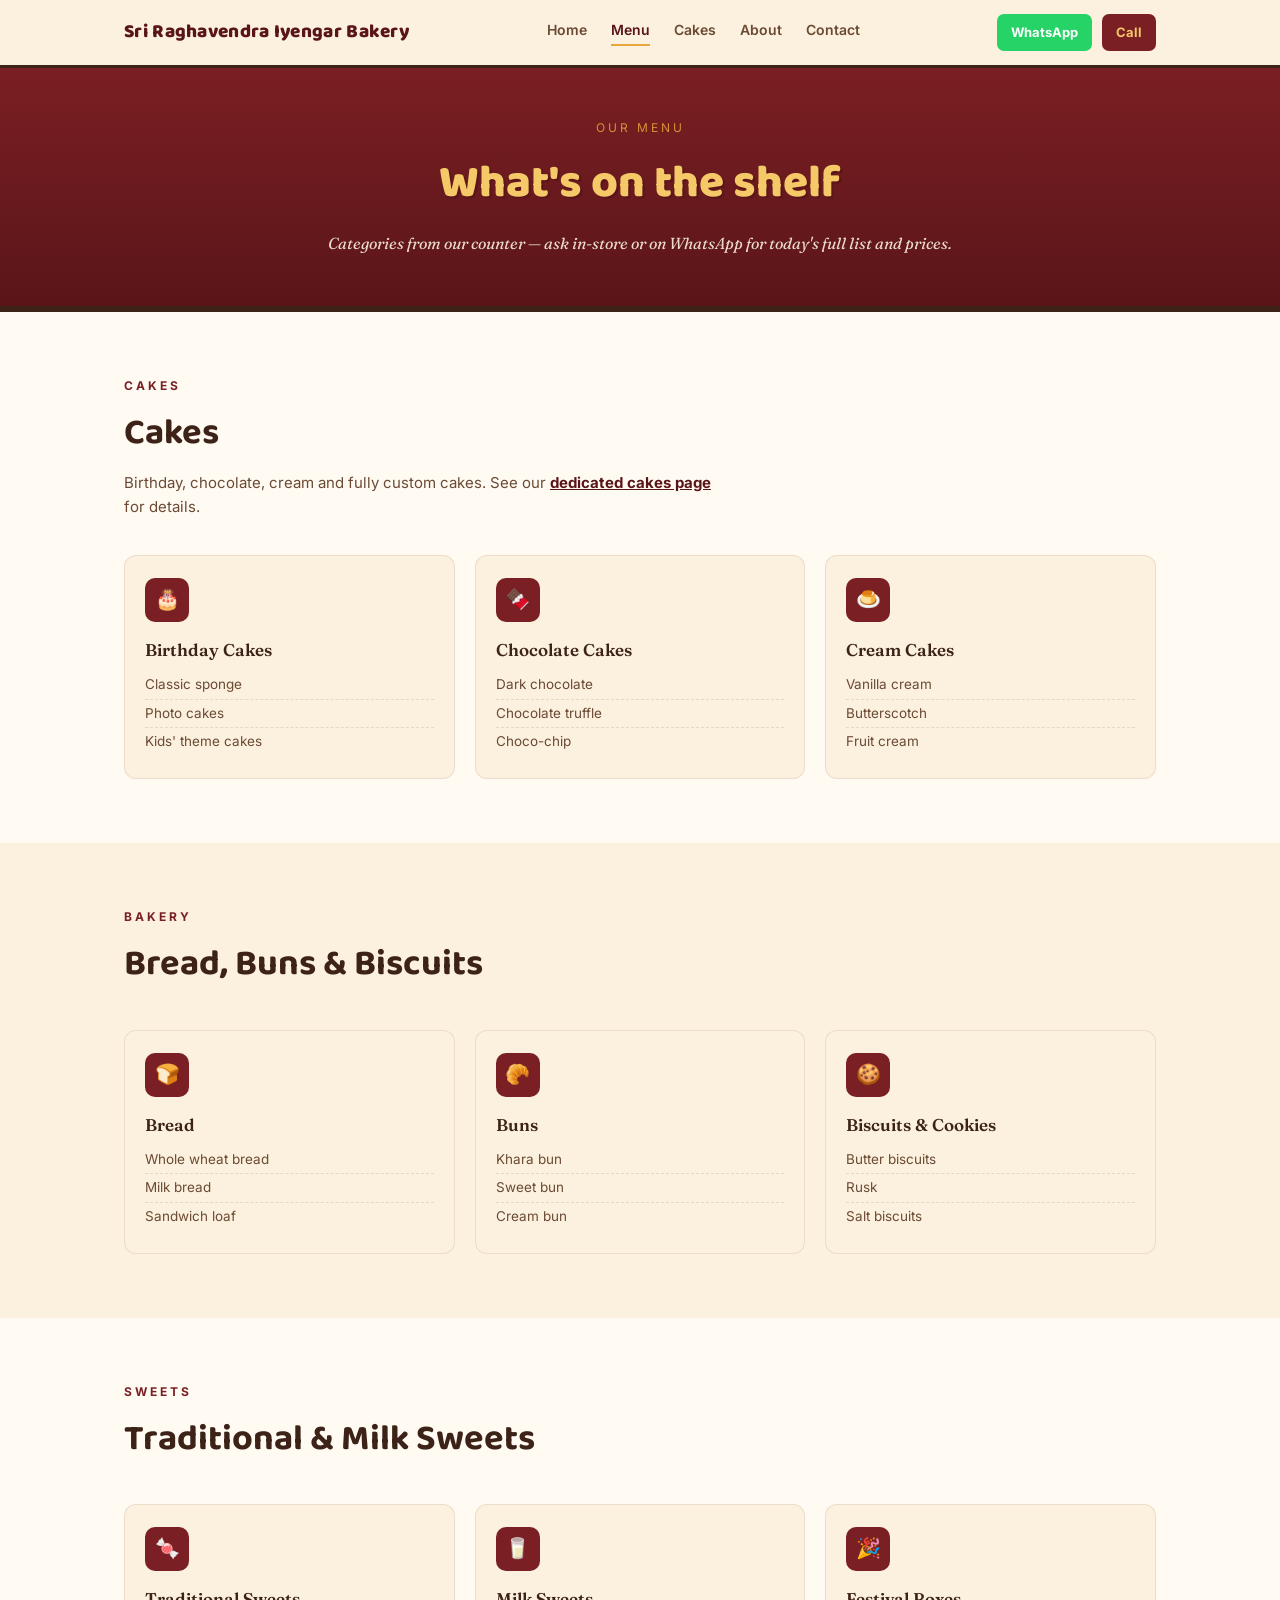
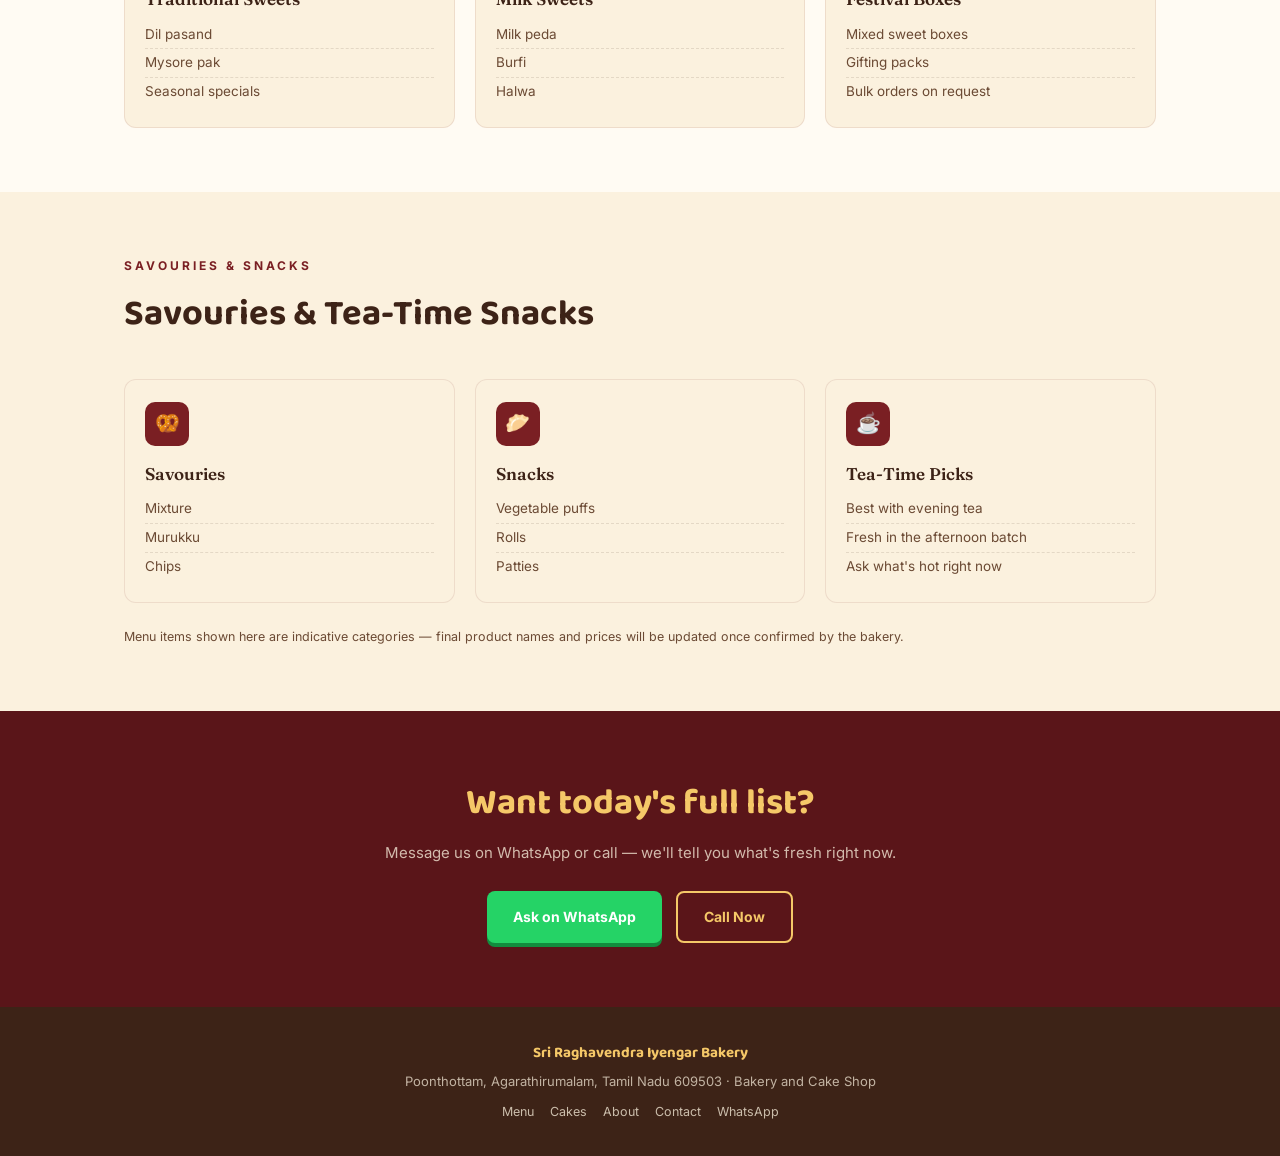
<file: menu.html>
<!DOCTYPE html>
<html lang="en">
<head>
<meta charset="UTF-8">
<meta name="viewport" content="width=device-width, initial-scale=1.0">
<title>Menu | Sri Raghavendra Iyengar Bakery</title>
<meta name="description" content="Explore the menu at Sri Raghavendra Iyengar Bakery — cakes, bread, biscuits, sweets, savouries and tea-time snacks.">
<link rel="preconnect" href="https://fonts.googleapis.com">
<link rel="preconnect" href="https://fonts.gstatic.com" crossorigin>
<link href="https://fonts.googleapis.com/css2?family=Baloo+2:wght@500;600;700;800&family=Fraunces:ital,opsz,wght@0,9..144,400;0,9..144,600;1,9..144,500&family=Inter:wght@400;500;600&display=swap" rel="stylesheet">
<link rel="stylesheet" href="assets/style.css">
</head>
<body>

<nav>
  <div class="wrap">
    <a class="brand" href="index.html">Sri Raghavendra Iyengar Bakery</a>
    <div class="navlinks">
      <a href="index.html">Home</a>
      <a href="menu.html" class="active">Menu</a>
      <a href="cakes.html">Cakes</a>
      <a href="about.html">About</a>
      <a href="contact.html">Contact</a>
    </div>
    <div class="nav-cta">
      <a class="wa" href="https://wa.me/919787260856?text=Hi%2C%20I%27d%20like%20to%20order." target="_blank" rel="noopener">WhatsApp</a>
      <a class="call" href="tel:+919787260856">Call</a>
    </div>
  </div>
</nav>

<header class="pagehero">
  <div class="wrap">
    <div class="eyebrow-inv">Our Menu</div>
    <h1>What's on the shelf</h1>
    <p>Categories from our counter — ask in-store or on WhatsApp for today's full list and prices.</p>
  </div>
</header>

<section class="section-paper">
  <div class="wrap">
    <div class="eyebrow">Cakes</div>
    <h2 class="sec-title">Cakes</h2>
    <p class="sec-sub">Birthday, chocolate, cream and fully custom cakes. See our <a href="cakes.html" style="color:var(--maroon-dark);font-weight:700;">dedicated cakes page</a> for details.</p>
    <div class="cat-grid">
      <div class="cat-card"><div class="glyph">🎂</div><h4>Birthday Cakes</h4><ul><li>Classic sponge</li><li>Photo cakes</li><li>Kids' theme cakes</li></ul></div>
      <div class="cat-card"><div class="glyph">🍫</div><h4>Chocolate Cakes</h4><ul><li>Dark chocolate</li><li>Chocolate truffle</li><li>Choco-chip</li></ul></div>
      <div class="cat-card"><div class="glyph">🍮</div><h4>Cream Cakes</h4><ul><li>Vanilla cream</li><li>Butterscotch</li><li>Fruit cream</li></ul></div>
    </div>
  </div>
</section>

<section class="section-cream">
  <div class="wrap">
    <div class="eyebrow">Bakery</div>
    <h2 class="sec-title">Bread, Buns &amp; Biscuits</h2>
    <div class="cat-grid">
      <div class="cat-card"><div class="glyph">🍞</div><h4>Bread</h4><ul><li>Whole wheat bread</li><li>Milk bread</li><li>Sandwich loaf</li></ul></div>
      <div class="cat-card"><div class="glyph">🥐</div><h4>Buns</h4><ul><li>Khara bun</li><li>Sweet bun</li><li>Cream bun</li></ul></div>
      <div class="cat-card"><div class="glyph">🍪</div><h4>Biscuits &amp; Cookies</h4><ul><li>Butter biscuits</li><li>Rusk</li><li>Salt biscuits</li></ul></div>
    </div>
  </div>
</section>

<section class="section-paper">
  <div class="wrap">
    <div class="eyebrow">Sweets</div>
    <h2 class="sec-title">Traditional &amp; Milk Sweets</h2>
    <div class="cat-grid">
      <div class="cat-card"><div class="glyph">🍬</div><h4>Traditional Sweets</h4><ul><li>Dil pasand</li><li>Mysore pak</li><li>Seasonal specials</li></ul></div>
      <div class="cat-card"><div class="glyph">🥛</div><h4>Milk Sweets</h4><ul><li>Milk peda</li><li>Burfi</li><li>Halwa</li></ul></div>
      <div class="cat-card"><div class="glyph">🎉</div><h4>Festival Boxes</h4><ul><li>Mixed sweet boxes</li><li>Gifting packs</li><li>Bulk orders on request</li></ul></div>
    </div>
  </div>
</section>

<section class="section-cream">
  <div class="wrap">
    <div class="eyebrow">Savouries &amp; Snacks</div>
    <h2 class="sec-title">Savouries &amp; Tea-Time Snacks</h2>
    <div class="cat-grid">
      <div class="cat-card"><div class="glyph">🥨</div><h4>Savouries</h4><ul><li>Mixture</li><li>Murukku</li><li>Chips</li></ul></div>
      <div class="cat-card"><div class="glyph">🥟</div><h4>Snacks</h4><ul><li>Vegetable puffs</li><li>Rolls</li><li>Patties</li></ul></div>
      <div class="cat-card"><div class="glyph">☕</div><h4>Tea-Time Picks</h4><ul><li>Best with evening tea</li><li>Fresh in the afternoon batch</li><li>Ask what's hot right now</li></ul></div>
    </div>
    <p class="form-note" style="margin-top:24px;">Menu items shown here are indicative categories — final product names and prices will be updated once confirmed by the bakery.</p>
  </div>
</section>

<section class="section-maroon">
  <div class="wrap" style="text-align:center;">
    <h2 class="sec-title">Want today's full list?</h2>
    <p class="sec-sub" style="margin:0 auto 24px;">Message us on WhatsApp or call — we'll tell you what's fresh right now.</p>
    <div class="hero-cta" style="justify-content:center;">
      <a class="btn btn-whatsapp" href="https://wa.me/919787260856?text=Hi%2C%20can%20you%20share%20today%27s%20menu%3F" target="_blank" rel="noopener">Ask on WhatsApp</a>
      <a class="btn btn-outline" href="tel:+919787260856">Call Now</a>
    </div>
  </div>
</section>

<footer>
  <div class="wrap">
    <div class="brand-mini">Sri Raghavendra Iyengar Bakery</div>
    <div>Poonthottam, Agarathirumalam, Tamil Nadu 609503 · Bakery and Cake Shop</div>
    <div class="foot-links">
      <a href="menu.html">Menu</a>
      <a href="cakes.html">Cakes</a>
      <a href="about.html">About</a>
      <a href="contact.html">Contact</a>
      <a href="https://wa.me/919787260856" target="_blank" rel="noopener">WhatsApp</a>
    </div>
  </div>
</footer>

</body>
</html>
</file>
<file: assets/style.css>
:root{
  --maroon:#7A1F23;
  --maroon-dark:#5A1519;
  --mustard:#E8A63A;
  --mustard-light:#F5C868;
  --cream:#FBF1DE;
  --brown:#3D2317;
  --brown-soft:#6B4A34;
  --green:#3F5B3E;
  --paper:#FFFBF3;
  --whatsapp:#25D366;
}
*{margin:0;padding:0;box-sizing:border-box;}
html{scroll-behavior:smooth;}
body{
  background:var(--paper);
  color:var(--brown);
  font-family:'Inter',sans-serif;
  line-height:1.6;
}
img,svg{display:block;max-width:100%;}
a{color:inherit;}
.wrap{max-width:1080px;margin:0 auto;padding:0 24px;}

/* ---------- NAV ---------- */
nav{
  position:sticky;top:0;z-index:50;
  background:var(--cream);
  border-bottom:3px solid var(--brown);
}
nav .wrap{display:flex;align-items:center;justify-content:space-between;padding-top:14px;padding-bottom:14px;flex-wrap:wrap;gap:10px;}
.brand{
  font-family:'Baloo 2',sans-serif;
  font-weight:800;
  font-size:19px;
  color:var(--maroon-dark);
  letter-spacing:0.3px;
  text-decoration:none;
}
.navlinks{display:flex;gap:24px;font-size:14px;font-weight:600;flex-wrap:wrap;}
.navlinks a{text-decoration:none;color:var(--brown-soft);border-bottom:2px solid transparent;padding-bottom:3px;transition:.2s;}
.navlinks a:hover, .navlinks a:focus-visible, .navlinks a.active{color:var(--maroon-dark);border-color:var(--mustard);}
.nav-cta{display:flex;gap:10px;}
.nav-cta a{
  display:inline-flex;align-items:center;gap:6px;
  padding:8px 14px;border-radius:7px;font-size:13px;font-weight:700;text-decoration:none;
}
.nav-cta .wa{background:var(--whatsapp);color:#fff;}
.nav-cta .call{background:var(--maroon);color:var(--mustard-light);}
@media (max-width:760px){.navlinks{order:3;width:100%;justify-content:center;}}

/* ---------- PAGE HERO (non-home banner) ---------- */
.pagehero{
  background:linear-gradient(180deg, var(--maroon) 0%, var(--maroon-dark) 100%);
  color:var(--mustard-light);
  padding:50px 0;
  text-align:center;
  border-bottom:6px solid var(--brown);
}
.pagehero .eyebrow-inv{
  font-size:12px;letter-spacing:3px;text-transform:uppercase;color:var(--mustard);opacity:.85;margin-bottom:10px;
}
.pagehero h1{
  font-family:'Baloo 2',sans-serif;font-weight:800;font-size:clamp(30px,5vw,46px);color:var(--mustard-light);
  text-shadow:2px 2px 0 var(--maroon-dark);
}
.pagehero p{
  font-family:'Fraunces',serif;font-style:italic;color:var(--cream);opacity:.9;margin-top:10px;font-size:16px;
}

/* ---------- HERO (home) ---------- */
.signboard{
  background:linear-gradient(180deg, var(--maroon) 0%, var(--maroon-dark) 100%);
  color:var(--mustard-light);
  position:relative;overflow:hidden;border-bottom:8px solid var(--brown);
}
.signboard::before{
  content:"";position:absolute;inset:0;
  background-image:repeating-linear-gradient(45deg, rgba(255,255,255,0.025) 0 2px, transparent 2px 14px);
  pointer-events:none;
}
.bolts{position:absolute;width:14px;height:14px;border-radius:50%;background:radial-gradient(circle at 35% 35%, #cfa14a, #7a5a1f);box-shadow:inset 0 1px 2px rgba(0,0,0,.4);}
.bolt-tl{top:18px;left:18px;} .bolt-bl{bottom:18px;left:18px;} .bolt-br{bottom:18px;right:18px;}

.deity-badge{
  position:absolute;
  top:22px;left:60px;
  width:64px;
  border-radius:8px;
  padding:3px;
  background:linear-gradient(160deg, var(--mustard) 0%, var(--mustard-light) 100%);
  box-shadow:0 8px 18px -6px rgba(0,0,0,0.5);
  z-index:5;
}
.deity-badge img{
  width:100%;aspect-ratio:3/4;object-fit:cover;border-radius:5px;
  border:2px solid var(--maroon-dark);display:block;
}
@media (max-width:640px){
  .deity-badge{width:48px;top:16px;left:50px;}
}
.signboard .wrap{padding:64px 24px 64px;position:relative;}
.hero-grid{display:grid;grid-template-columns:1.15fr 0.85fr;gap:48px;align-items:center;}
@media (max-width:820px){.hero-grid{grid-template-columns:1fr;text-align:center;}}
.hero-content{text-align:left;}
@media (max-width:820px){.hero-content{text-align:center;} .hero-cta{justify-content:center;}}
.est{font-size:12px;letter-spacing:4px;text-transform:uppercase;color:var(--mustard);opacity:0.85;margin-bottom:18px;}
.shopname{
  font-family:'Baloo 2',sans-serif;font-weight:800;font-size:clamp(34px,6vw,60px);line-height:1.08;
  color:var(--mustard-light);text-shadow:3px 3px 0 var(--maroon-dark), 0 0 24px rgba(232,166,58,0.25);
  letter-spacing:0.5px;margin-bottom:10px;
}
.shopname .accent{color:var(--cream);}
.tagline{font-family:'Fraunces',serif;font-style:italic;font-size:clamp(16px,2.4vw,20px);color:var(--cream);opacity:0.9;margin-top:6px;}
.status-row{
  margin-top:30px;display:inline-flex;align-items:center;gap:10px;background:rgba(0,0,0,0.18);
  border:1px solid rgba(232,166,58,0.4);padding:10px 20px;border-radius:999px;font-size:14px;font-weight:600;
}
.dot{width:9px;height:9px;border-radius:50%;background:#7ED07A;box-shadow:0 0 8px #7ED07A;}
.dot.closed{background:#e06a5a;box-shadow:0 0 8px #e06a5a;}
.hero-cta{margin-top:26px;display:flex;gap:14px;justify-content:flex-start;flex-wrap:wrap;}
.btn{display:inline-flex;align-items:center;gap:8px;padding:13px 26px;border-radius:8px;font-weight:700;font-size:14px;text-decoration:none;transition:transform .15s ease, box-shadow .15s ease;}
.btn:hover{transform:translateY(-2px);}
.btn-primary{background:var(--mustard);color:var(--maroon-dark);box-shadow:0 4px 0 #a1721f;}
.btn-primary:hover{box-shadow:0 6px 0 #a1721f;}
.btn-outline{background:transparent;border:2px solid var(--mustard-light);color:var(--mustard-light);}
.btn-whatsapp{background:var(--whatsapp);color:#fff;box-shadow:0 4px 0 #128c3e;}
.btn-whatsapp:hover{box-shadow:0 6px 0 #128c3e;}
.btn-maroon{background:var(--maroon);color:var(--mustard-light);box-shadow:0 4px 0 #3f0f12;}

.hero-photo-card{
  position:relative;border-radius:20px;padding:8px;
  background:linear-gradient(160deg, var(--mustard) 0%, var(--mustard-light) 55%, var(--mustard) 100%);
  box-shadow:0 20px 44px -16px rgba(0,0,0,0.5);max-width:300px;margin:0 auto;
}
.hero-photo-card img{width:100%;aspect-ratio:3/4;object-fit:cover;object-position:top center;border-radius:14px;border:3px solid var(--maroon-dark);display:block;}
.hero-photo-card .cap{text-align:center;font-family:'Baloo 2',sans-serif;font-weight:700;font-size:15px;color:var(--maroon-dark);padding:10px 4px 4px;}

/* ---------- RATING STRIP ---------- */
.ratingstrip{background:var(--mustard);color:var(--maroon-dark);text-align:center;padding:12px 24px;font-size:14px;font-weight:700;}
.ratingstrip .stars{letter-spacing:2px;}

/* ---------- GENERIC SECTIONS ---------- */
section{padding:64px 0;}
.eyebrow{font-size:12px;font-weight:700;letter-spacing:3px;text-transform:uppercase;color:var(--maroon);margin-bottom:10px;}
h2.sec-title{font-family:'Baloo 2',sans-serif;font-weight:700;font-size:clamp(26px,4vw,36px);color:var(--brown);margin-bottom:8px;}
.sec-sub{color:var(--brown-soft);max-width:600px;font-size:15px;}
.section-cream{background:var(--cream);}
.section-paper{background:var(--paper);}
.section-maroon{background:var(--maroon-dark);color:var(--cream);}
.section-maroon .eyebrow{color:var(--mustard-light);}
.section-maroon h2.sec-title{color:var(--mustard-light);}
.section-maroon .sec-sub{color:rgba(251,241,222,0.75);}

/* ---------- GALLERY ---------- */
.gallery-grid{display:grid;grid-template-columns:repeat(3,1fr);gap:16px;margin-top:36px;}
@media (max-width:760px){.gallery-grid{grid-template-columns:repeat(2,1fr);}}
@media (max-width:460px){.gallery-grid{grid-template-columns:1fr;}}
.gallery-item{border-radius:12px;overflow:hidden;border:1px solid rgba(122,31,35,0.12);box-shadow:0 10px 24px -16px rgba(61,35,23,0.35);background:#000;position:relative;aspect-ratio:4/5;}
.gallery-item img{width:100%;height:100%;object-fit:cover;display:block;}
.video-grid{display:grid;grid-template-columns:repeat(3,1fr);gap:16px;margin-top:36px;}
@media (max-width:760px){.video-grid{grid-template-columns:1fr;}}
.video-item{border-radius:12px;overflow:hidden;border:1px solid rgba(232,166,58,0.25);background:#000;}
.video-item video{width:100%;aspect-ratio:9/16;object-fit:cover;display:block;max-height:520px;margin:0 auto;}
.video-item .vcap{padding:10px 14px;font-size:13px;font-weight:600;color:var(--mustard-light);background:rgba(0,0,0,0.3);}

/* ---------- CATEGORY / MENU GRID ---------- */
.cat-grid{display:grid;grid-template-columns:repeat(3,1fr);gap:20px;margin-top:36px;}
@media (max-width:760px){.cat-grid{grid-template-columns:repeat(2,1fr);}}
@media (max-width:460px){.cat-grid{grid-template-columns:1fr;}}
.cat-card{background:var(--cream);border-radius:12px;padding:22px 20px;border:1px solid rgba(122,31,35,0.1);transition:transform .18s ease, box-shadow .18s ease;}
.cat-card:hover{transform:translateY(-4px);box-shadow:0 14px 28px -16px rgba(61,35,23,0.35);}
.cat-card .glyph{width:44px;height:44px;border-radius:10px;background:var(--maroon);color:var(--mustard-light);display:flex;align-items:center;justify-content:center;font-family:'Baloo 2',sans-serif;font-weight:800;font-size:20px;margin-bottom:14px;}
.cat-card h4{font-family:'Fraunces',serif;font-weight:600;font-size:17px;color:var(--brown);margin-bottom:8px;}
.cat-card ul{list-style:none;font-size:13.5px;color:var(--brown-soft);}
.cat-card li{padding:3px 0;border-bottom:1px dashed rgba(61,35,23,0.12);}
.cat-card li:last-child{border-bottom:none;}

/* ---------- CAKE CARDS ---------- */
.cake-grid{display:grid;grid-template-columns:repeat(2,1fr);gap:22px;margin-top:36px;}
@media (max-width:700px){.cake-grid{grid-template-columns:1fr;}}
.cake-card{background:var(--paper);border-radius:14px;border:1px solid rgba(122,31,35,0.12);padding:26px;box-shadow:0 10px 28px -18px rgba(61,35,23,0.3);}
.cake-card h3{font-family:'Baloo 2',sans-serif;color:var(--maroon-dark);font-size:19px;margin-bottom:8px;}
.cake-card p{color:var(--brown-soft);font-size:14.5px;margin-bottom:14px;}
.cake-card .price-tag{display:inline-block;background:var(--mustard-light);color:var(--maroon-dark);font-weight:700;font-size:12.5px;padding:5px 12px;border-radius:999px;margin-bottom:14px;}
.cake-card .btn{font-size:13px;padding:10px 18px;}

/* ---------- WHY CHOOSE US ---------- */
.why-grid{display:grid;grid-template-columns:repeat(4,1fr);gap:20px;margin-top:36px;text-align:center;}
@media (max-width:800px){.why-grid{grid-template-columns:repeat(2,1fr);}}
.why-item{padding:20px 10px;}
.why-item .check{width:40px;height:40px;border-radius:50%;background:var(--mustard);color:var(--maroon-dark);display:flex;align-items:center;justify-content:center;margin:0 auto 12px;font-weight:800;}
.why-item h4{font-family:'Baloo 2',sans-serif;font-size:15px;color:var(--brown);margin-bottom:4px;}
.why-item p{font-size:13px;color:var(--brown-soft);}

/* ---------- ABOUT ---------- */
.about-grid{display:grid;grid-template-columns:1.1fr 0.9fr;gap:48px;align-items:center;margin-top:36px;}
@media (max-width:800px){.about-grid{grid-template-columns:1fr;}}
.about-text p{margin-bottom:16px;color:var(--brown-soft);font-size:15.5px;}
.about-card{background:var(--paper);border:1px solid rgba(122,31,35,0.15);border-radius:14px;padding:26px;box-shadow:0 10px 30px -14px rgba(61,35,23,0.25);}
.about-card h3{font-family:'Baloo 2',sans-serif;color:var(--maroon-dark);font-size:17px;margin-bottom:14px;}
.hours-row{display:flex;justify-content:space-between;padding:7px 0;font-size:14px;border-bottom:1px dashed rgba(61,35,23,0.15);}
.hours-row:last-child{border-bottom:none;}
.hours-row .day{font-weight:600;color:var(--brown);}
.hours-row .time{color:var(--brown-soft);}

/* ---------- OWNER ---------- */
.owner-grid{display:grid;grid-template-columns:240px 1fr;gap:40px;align-items:center;margin-top:36px;}
@media (max-width:700px){.owner-grid{grid-template-columns:1fr;justify-items:center;text-align:center;}}
.owner-photo-frame{width:240px;border-radius:16px;padding:6px;background:linear-gradient(135deg, var(--mustard) 0%, var(--maroon) 100%);box-shadow:0 14px 30px -14px rgba(61,35,23,0.4);}
.owner-photo-frame img{width:100%;aspect-ratio:3/4;object-fit:cover;object-position:top center;border-radius:12px;border:3px solid var(--paper);display:block;}
.owner-text .role{font-size:12px;font-weight:700;letter-spacing:2.5px;text-transform:uppercase;color:var(--maroon);margin-bottom:8px;}
.owner-text h3{font-family:'Baloo 2',sans-serif;font-weight:700;font-size:24px;color:var(--brown);margin-bottom:12px;}
.owner-text p{color:var(--brown-soft);font-size:15px;max-width:520px;}

/* ---------- REVIEWS ---------- */
.review-grid{display:grid;grid-template-columns:repeat(3,1fr);gap:20px;margin-top:36px;}
@media (max-width:800px){.review-grid{grid-template-columns:1fr;}}
.review-card{background:rgba(255,255,255,0.05);border:1px solid rgba(232,166,58,0.25);border-radius:12px;padding:22px;}
.review-card .stars{color:var(--mustard);font-size:14px;margin-bottom:10px;letter-spacing:2px;}
.review-card p{font-size:14px;color:rgba(251,241,222,0.9);margin-bottom:12px;}
.review-card .who{font-size:12.5px;font-weight:700;color:var(--mustard-light);}
.review-note{margin-top:24px;font-size:13.5px;color:rgba(251,241,222,0.7);}
.review-note a{color:var(--mustard-light);text-decoration:underline;}

/* ---------- LOCATION / CONTACT ---------- */
.loc-grid{display:grid;grid-template-columns:1fr 1fr;gap:40px;margin-top:36px;align-items:start;}
@media (max-width:800px){.loc-grid{grid-template-columns:1fr;}}
.loc-card{background:var(--paper);border-radius:14px;padding:26px;border:1px solid rgba(122,31,35,0.15);}
.loc-card h3{font-family:'Baloo 2',sans-serif;color:var(--maroon-dark);font-size:17px;margin-bottom:12px;margin-top:18px;}
.loc-card h3:first-child{margin-top:0;}
.loc-card address{font-style:normal;color:var(--brown-soft);font-size:14.5px;}
.loc-card p{color:var(--brown-soft);font-size:14.5px;}
.contact-btns{display:flex;gap:12px;flex-wrap:wrap;margin-top:18px;}
.mapframe{border-radius:14px;overflow:hidden;border:1px solid rgba(122,31,35,0.15);aspect-ratio:4/3;width:100%;}
.mapframe iframe{width:100%;height:100%;border:0;}

/* ---------- ENQUIRY FORM ---------- */
.enquiry-card{background:var(--paper);border-radius:14px;padding:30px;border:1px solid rgba(122,31,35,0.15);box-shadow:0 10px 30px -18px rgba(61,35,23,0.3);max-width:640px;margin:36px auto 0;}
.form-row{margin-bottom:16px;}
.form-row label{display:block;font-size:13px;font-weight:700;color:var(--brown);margin-bottom:6px;}
.form-row input, .form-row select, .form-row textarea{
  width:100%;padding:11px 14px;border-radius:8px;border:1px solid rgba(122,31,35,0.25);
  font-family:'Inter',sans-serif;font-size:14px;background:#fff;color:var(--brown);
}
.form-row textarea{resize:vertical;min-height:90px;}
.form-note{font-size:12.5px;color:var(--brown-soft);margin-top:14px;}

/* ---------- FOOTER ---------- */
footer{background:var(--brown);color:rgba(251,241,222,0.7);padding:34px 0;text-align:center;font-size:13px;}
footer .brand-mini{font-family:'Baloo 2',sans-serif;font-weight:700;color:var(--mustard-light);font-size:15px;margin-bottom:6px;}
footer .foot-links{margin-top:10px;display:flex;gap:16px;justify-content:center;flex-wrap:wrap;font-size:12.5px;}
footer .foot-links a{text-decoration:none;color:rgba(251,241,222,0.75);}
footer .foot-links a:hover{color:var(--mustard-light);}

:focus-visible{outline:2px solid var(--mustard);outline-offset:2px;}
@media (prefers-reduced-motion: reduce){*{transition:none !important;}}
</file>
